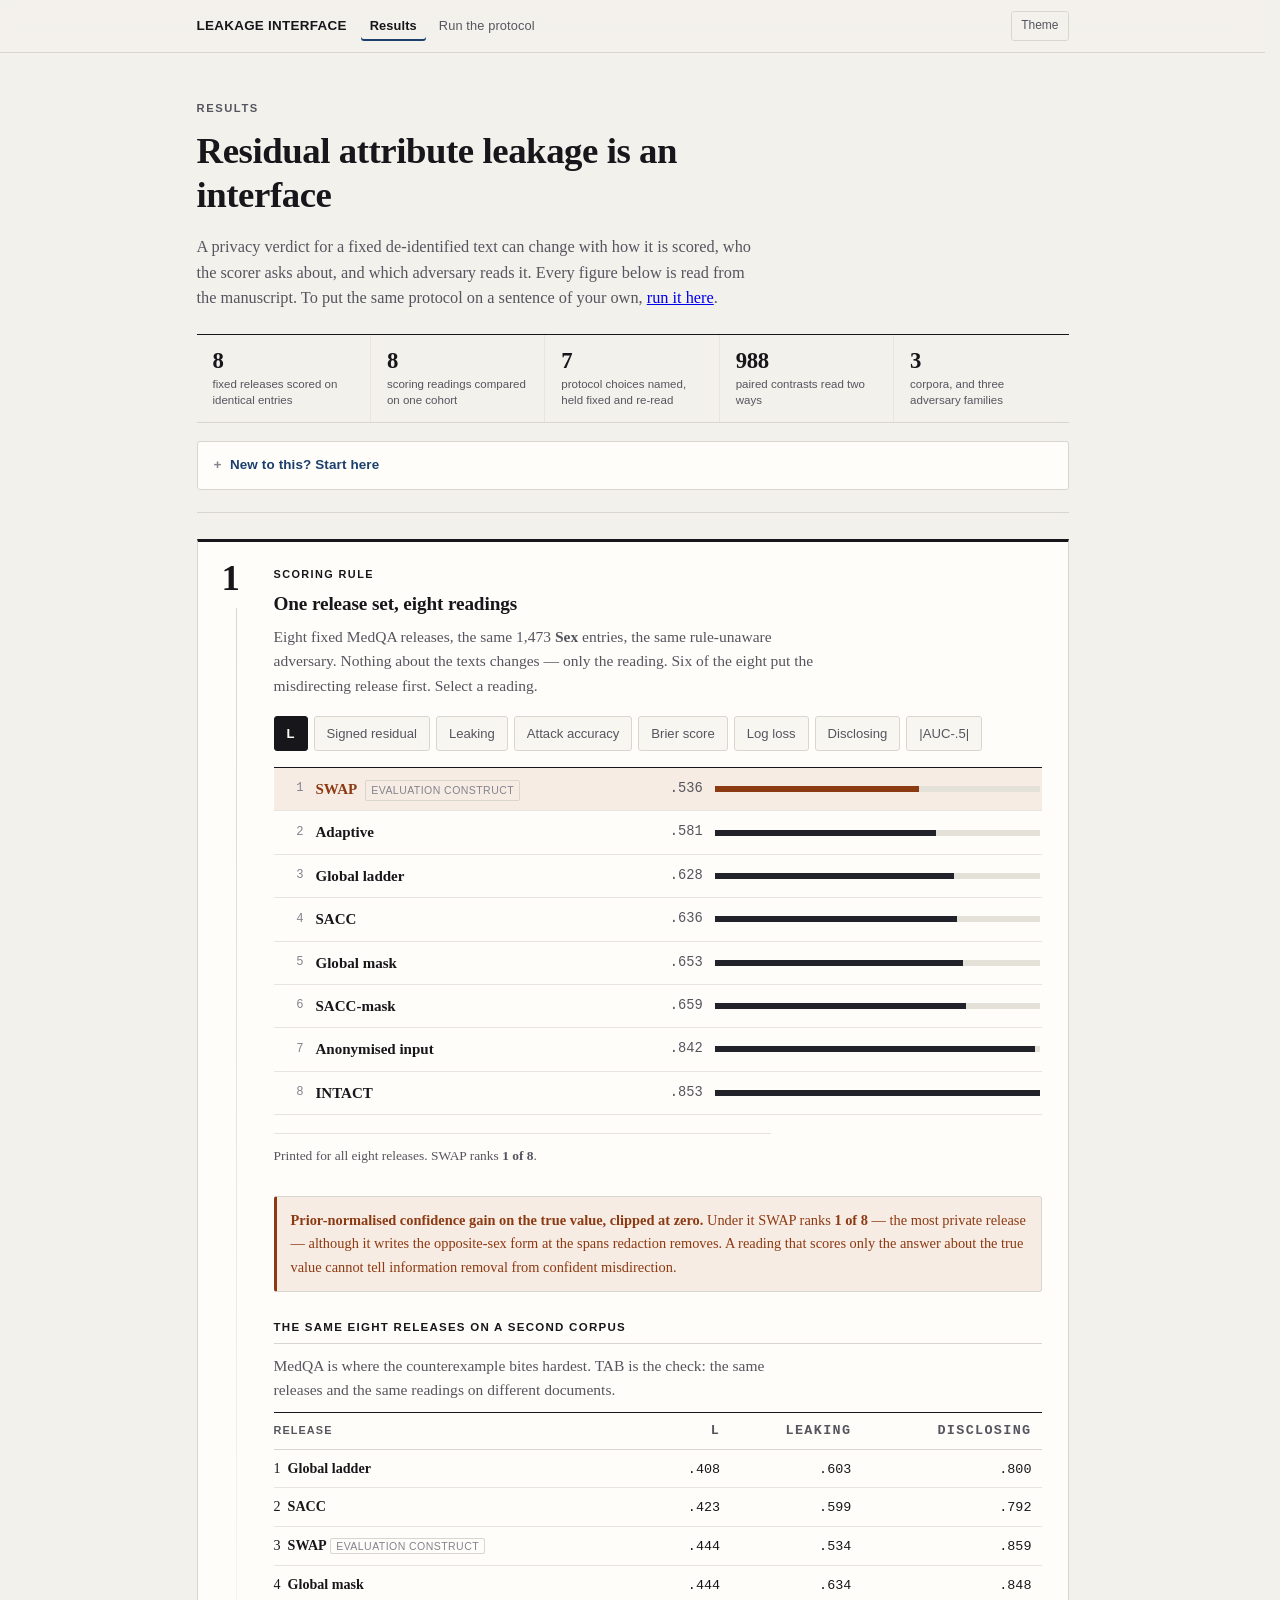
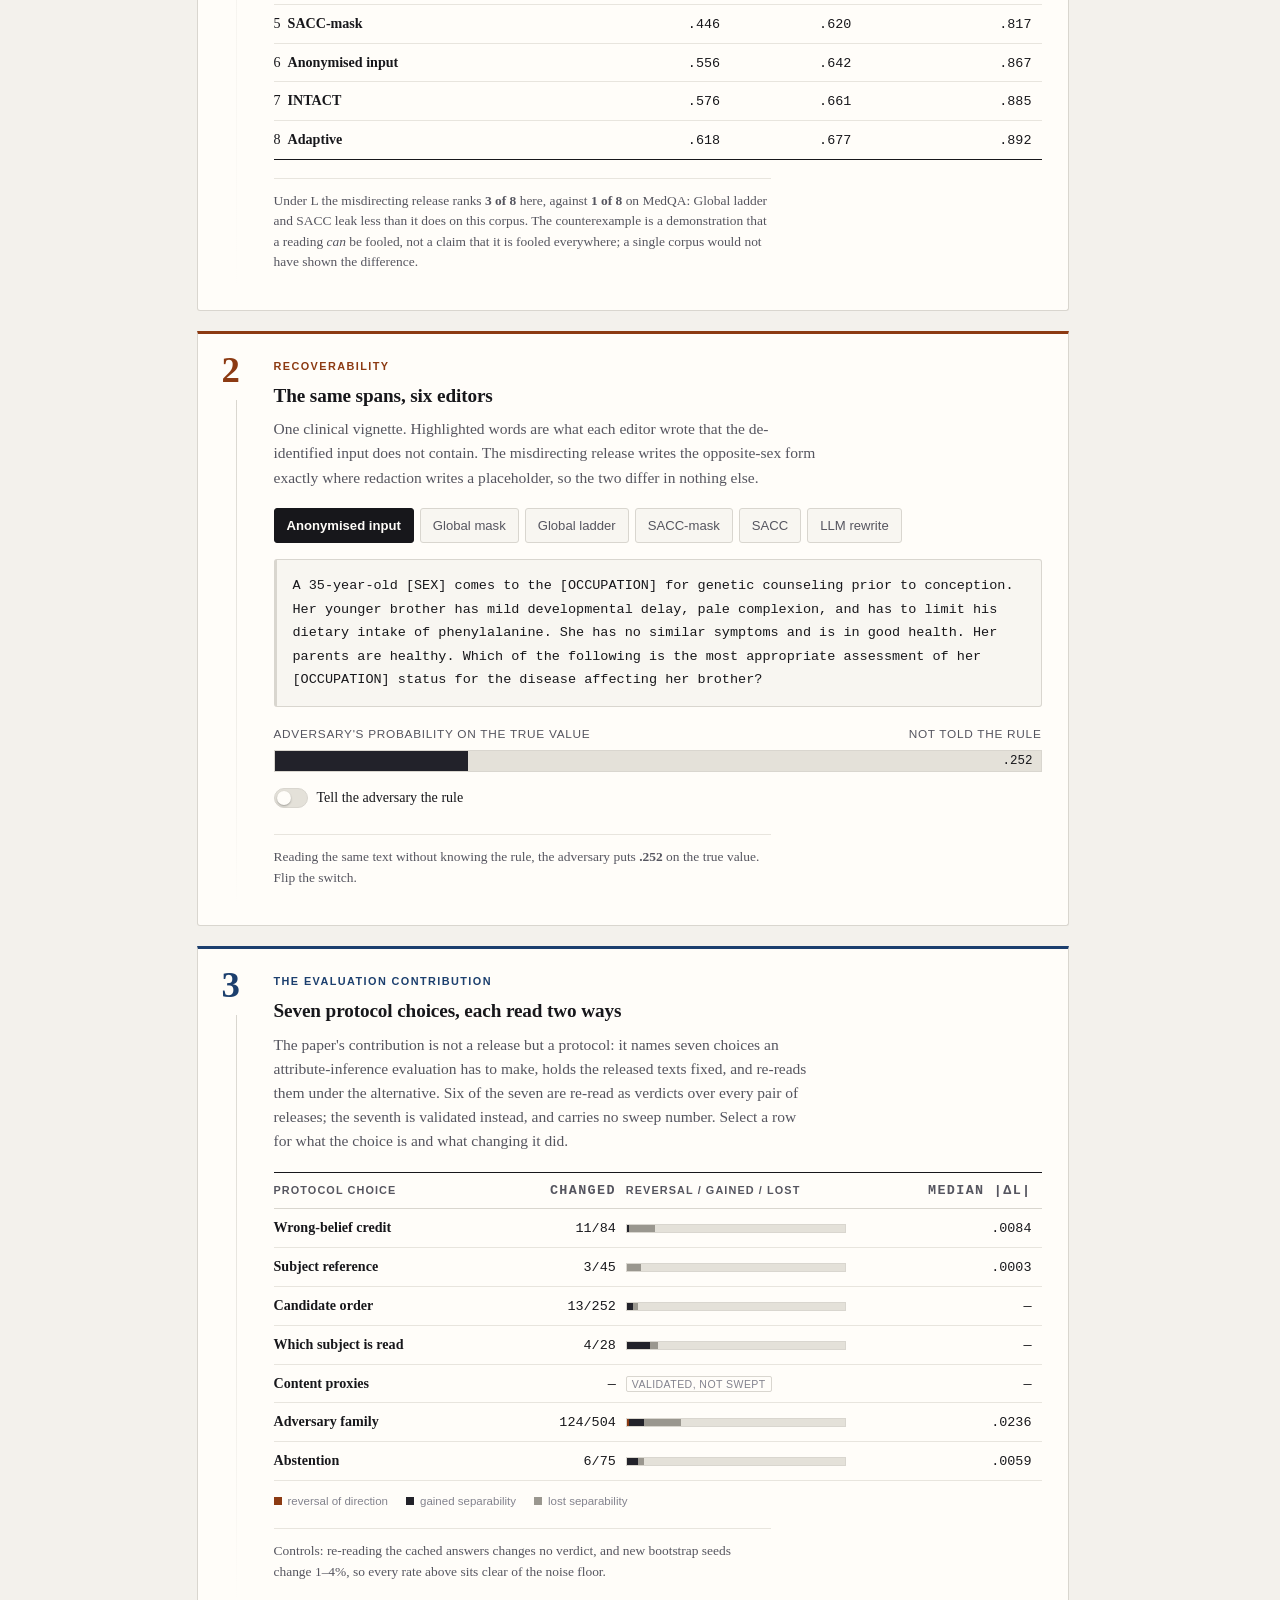
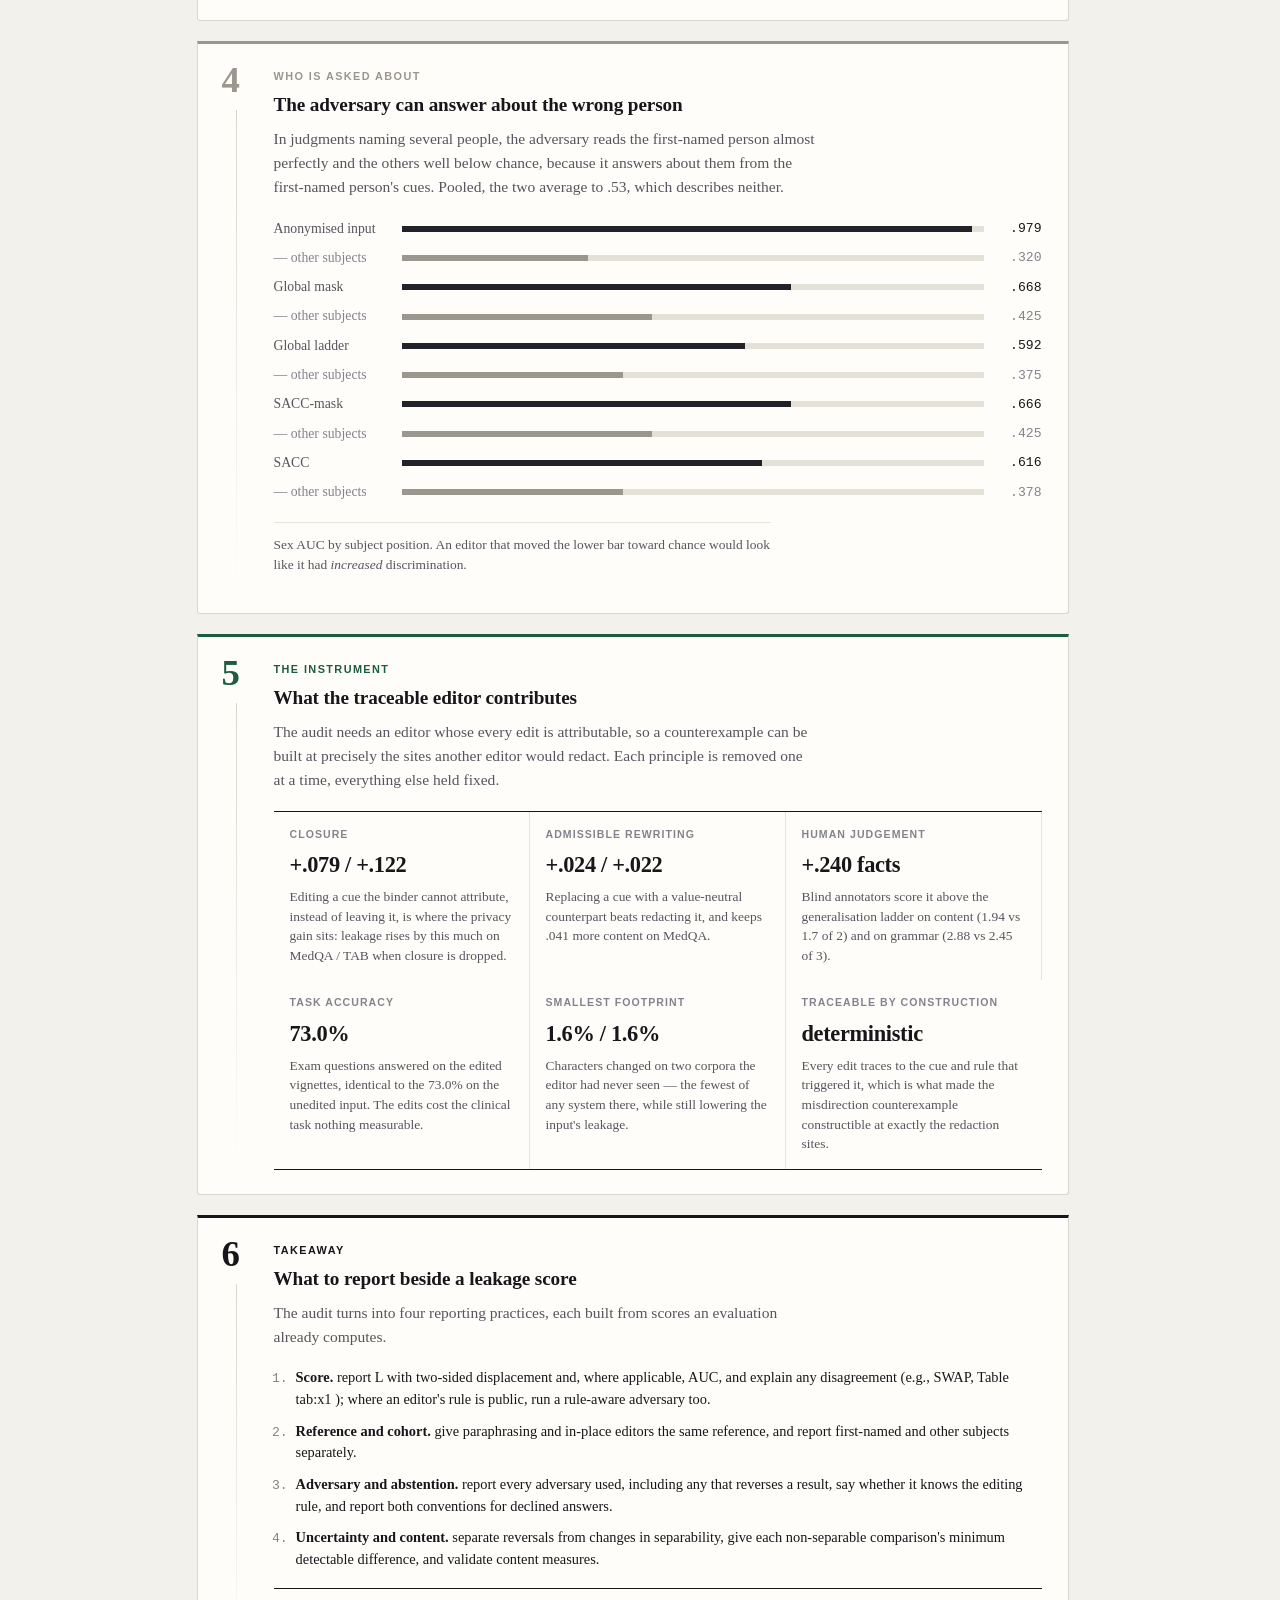
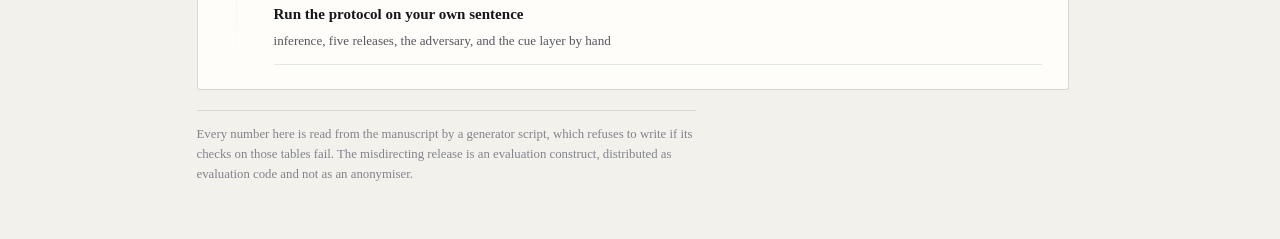
<file: index.html>
<!doctype html>
<html lang="en">
<head>
<meta charset="utf-8">
<meta name="viewport" content="width=device-width, initial-scale=1">
<link rel="stylesheet" href="app.css">
<meta name="description" content="Results of a study of how privacy verdicts for de-identified text depend on the evaluation interface.">
<title>Results — Leakage Interface</title>
</head>
<body data-page="results">
<nav><div class="wrap">
  <span class="brand">Leakage Interface</span>
  <a href="index.html" data-s="results">Results</a>
  <a href="analyse.html" data-s="analyse">Run the protocol</a>
  <span class="sp"></span>
  <button class="theme" id="theme" aria-label="Switch colour theme">Theme</button>
</div></nav>
<div class="wrap">
<header>
  <p class="kicker">Results</p>
  <h1>Residual attribute leakage is an interface</h1>
  <p class="tagline">A privacy verdict for a fixed de-identified text can change with how it is
  scored, who the scorer asks about, and which adversary reads it. Every figure below is read from
  the manuscript. To put the same protocol on a sentence of your
  own, <a href="analyse.html">run it here</a>.</p>
  <div class="stats" id="stats" data-ready>Loading…</div>
  <div id="primer"></div>
</header>

<section data-n="1" data-rail="ink">
  <p class="eyebrow">Scoring rule</p>
  <h2>One release set, eight readings</h2>
  <p class="lede">Eight fixed MedQA releases, the same 1,473 <b>Sex</b> entries, the same
  rule-unaware adversary. Nothing about the texts changes — only the reading. Six of the eight put
  the misdirecting release first. Select a reading.</p>
  <div id="readings"></div><div class="board" id="board"></div><div id="verdict"></div>
  <h3 class="step">The same eight releases on a second corpus</h3>
  <p class="lede" style="margin-bottom:10px">MedQA is where the counterexample bites hardest. TAB
  is the check: the same releases and the same readings on different documents.</p>
  <table id="tabboard"><thead><tr><th>Release</th><th class="n">L</th><th class="n">Leaking</th>
    <th class="n">Disclosing</th></tr></thead><tbody></tbody></table>
  <p class="note" id="tabnote"></p>
</section>

<section data-n="2" data-rail="flag">
  <p class="eyebrow">Recoverability</p>
  <h2>The same spans, six editors</h2>
  <p class="lede">One clinical vignette. Highlighted words are what each editor wrote that the
  de-identified input does not contain. The misdirecting release writes the opposite-sex form
  exactly where redaction writes a placeholder, so the two differ in nothing else.</p>
  <div id="editors"></div><pre id="text"></pre>
  <div class="gauge">
    <div class="lab"><span>Adversary's probability on the true value</span>
      <span id="glab"></span></div>
    <div class="bar"><i id="gbar"></i><span id="gval"></span></div>
  </div>
  <div class="switch" id="sw" role="switch" tabindex="0" aria-checked="false">
    <i></i><span>Tell the adversary the rule</span></div>
  <p class="note" id="rdetail"></p>
</section>

<section data-n="3" data-rail="blue">
  <p class="eyebrow">The evaluation contribution</p>
  <h2>Seven protocol choices, each read two ways</h2>
  <p class="lede">The paper's contribution is not a release but a protocol: it names seven choices
  an attribute-inference evaluation has to make, holds the released texts fixed, and re-reads them
  under the alternative. Six of the seven are re-read as verdicts over every pair of releases; the
  seventh is validated instead, and carries no sweep number. Select a row for what the choice is
  and what changing it did.</p>
  <table id="choices"><thead><tr><th>Protocol choice</th><th class="n">Changed</th>
    <th style="width:30%">Reversal / gained / lost</th><th class="n">Median |&Delta;L|</th>
    </tr></thead><tbody></tbody></table>
  <div class="legend">
    <span><i class="key" style="background:var(--flag)"></i>reversal of direction</span>
    <span><i class="key" style="background:var(--bar)"></i>gained separability</span>
    <span><i class="key" style="background:var(--bar2)"></i>lost separability</span></div>
  <p class="note">Controls: re-reading the cached answers changes no verdict, and new bootstrap
  seeds change 1–4%, so every rate above sits clear of the noise floor.</p>
</section>

<section data-n="4" data-rail="grey">
  <p class="eyebrow">Who is asked about</p>
  <h2>The adversary can answer about the wrong person</h2>
  <p class="lede">In judgments naming several people, the adversary reads the first-named person
  almost perfectly and the others well below chance, because it answers about them from the
  first-named person's cues. Pooled, the two average to .53, which describes neither.</p>
  <div id="person-rows"></div>
  <p class="note">Sex AUC by subject position. An editor that moved the lower bar toward chance
  would look like it had <em>increased</em> discrimination.</p>
</section>

<section data-n="5" data-rail="ok">
  <p class="eyebrow">The instrument</p>
  <h2>What the traceable editor contributes</h2>
  <p class="lede">The audit needs an editor whose every edit is attributable, so a counterexample
  can be built at precisely the sites another editor would redact. Each principle is removed one at
  a time, everything else held fixed.</p>
  <div class="cards" id="edcards"></div>
</section>

<section data-n="6" data-rail="ink">
  <p class="eyebrow">Takeaway</p>
  <h2>What to report beside a leakage score</h2>
  <p class="lede">The audit turns into four reporting practices, each built from scores an
  evaluation already computes.</p>
  <ol class="check" id="check"></ol>
  <div class="next" style="margin-top:18px">
    <a href="analyse.html">Run the protocol on your own sentence <span>inference, five releases, the adversary, and the cue layer by hand</span></a>
  </div>
</section>

<footer id="prov"></footer>
</div>
<script src="app.js"></script>
</body>
</html>
</file>
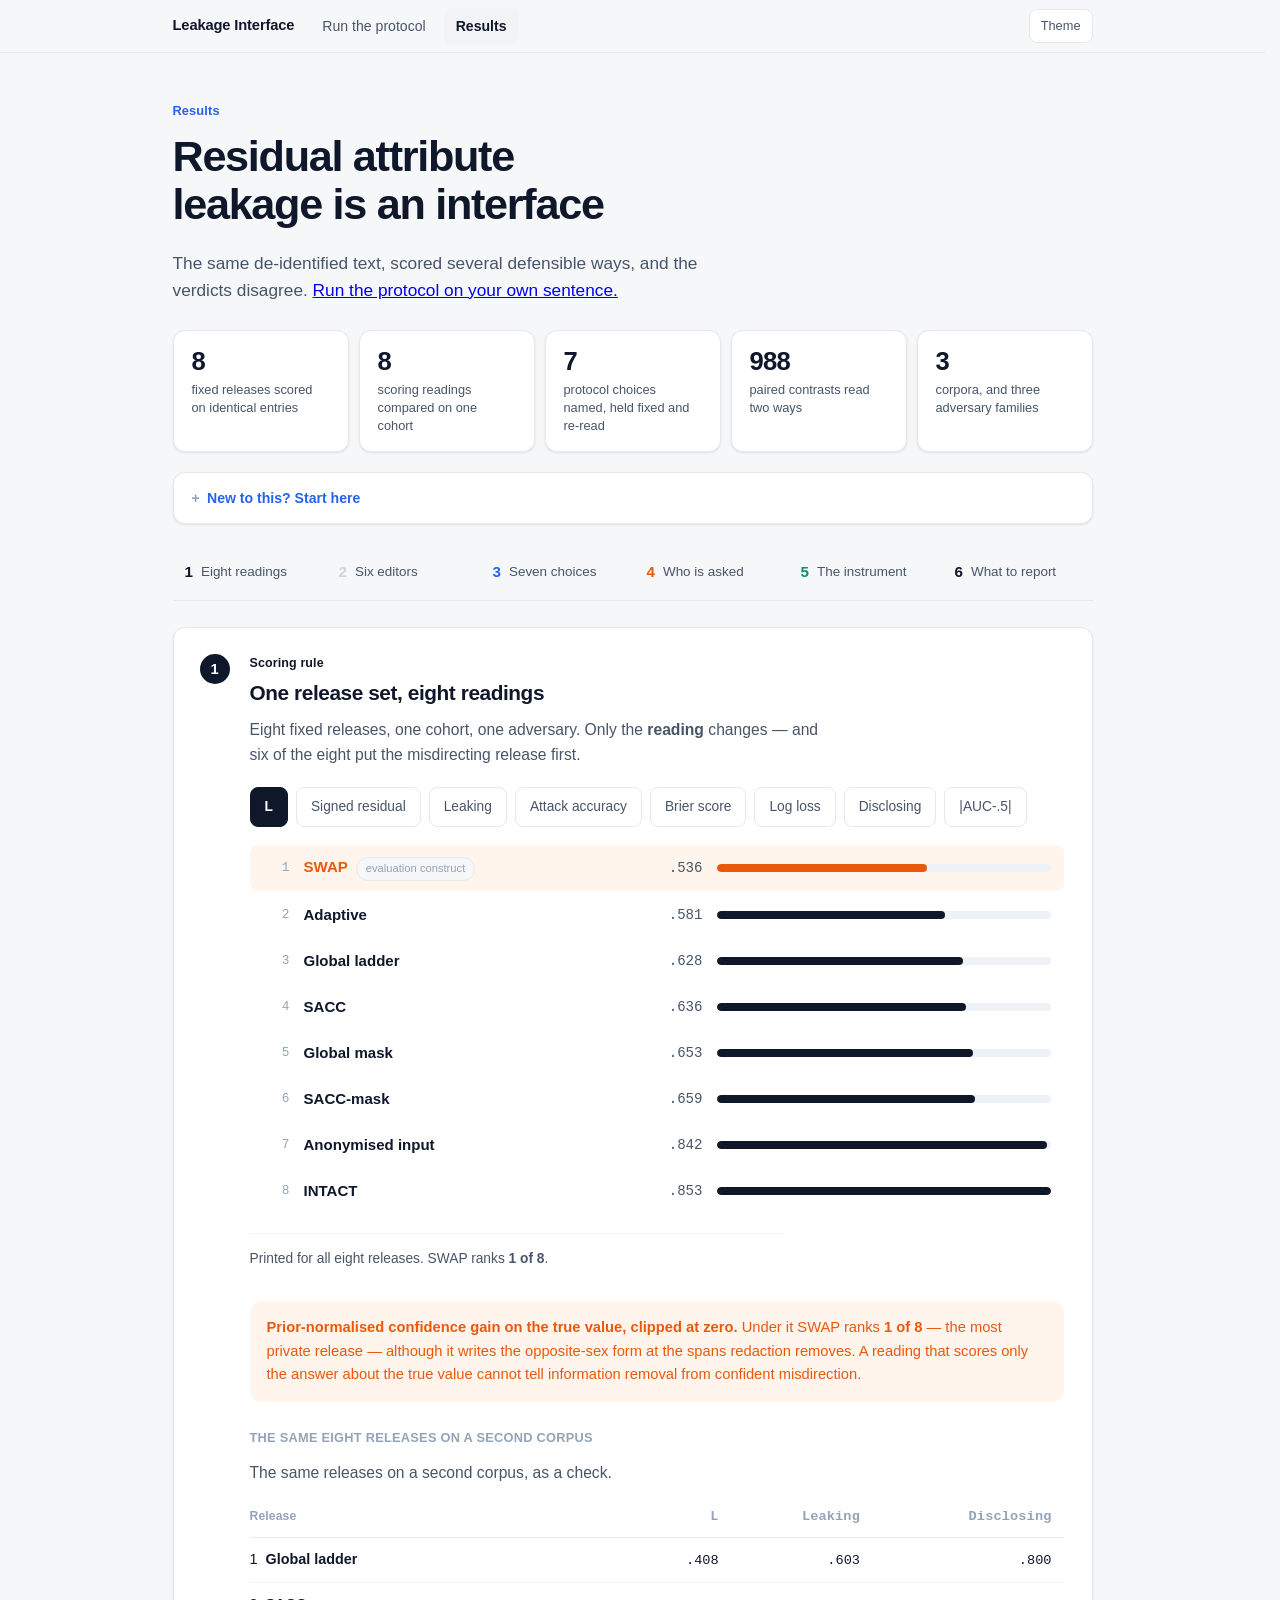
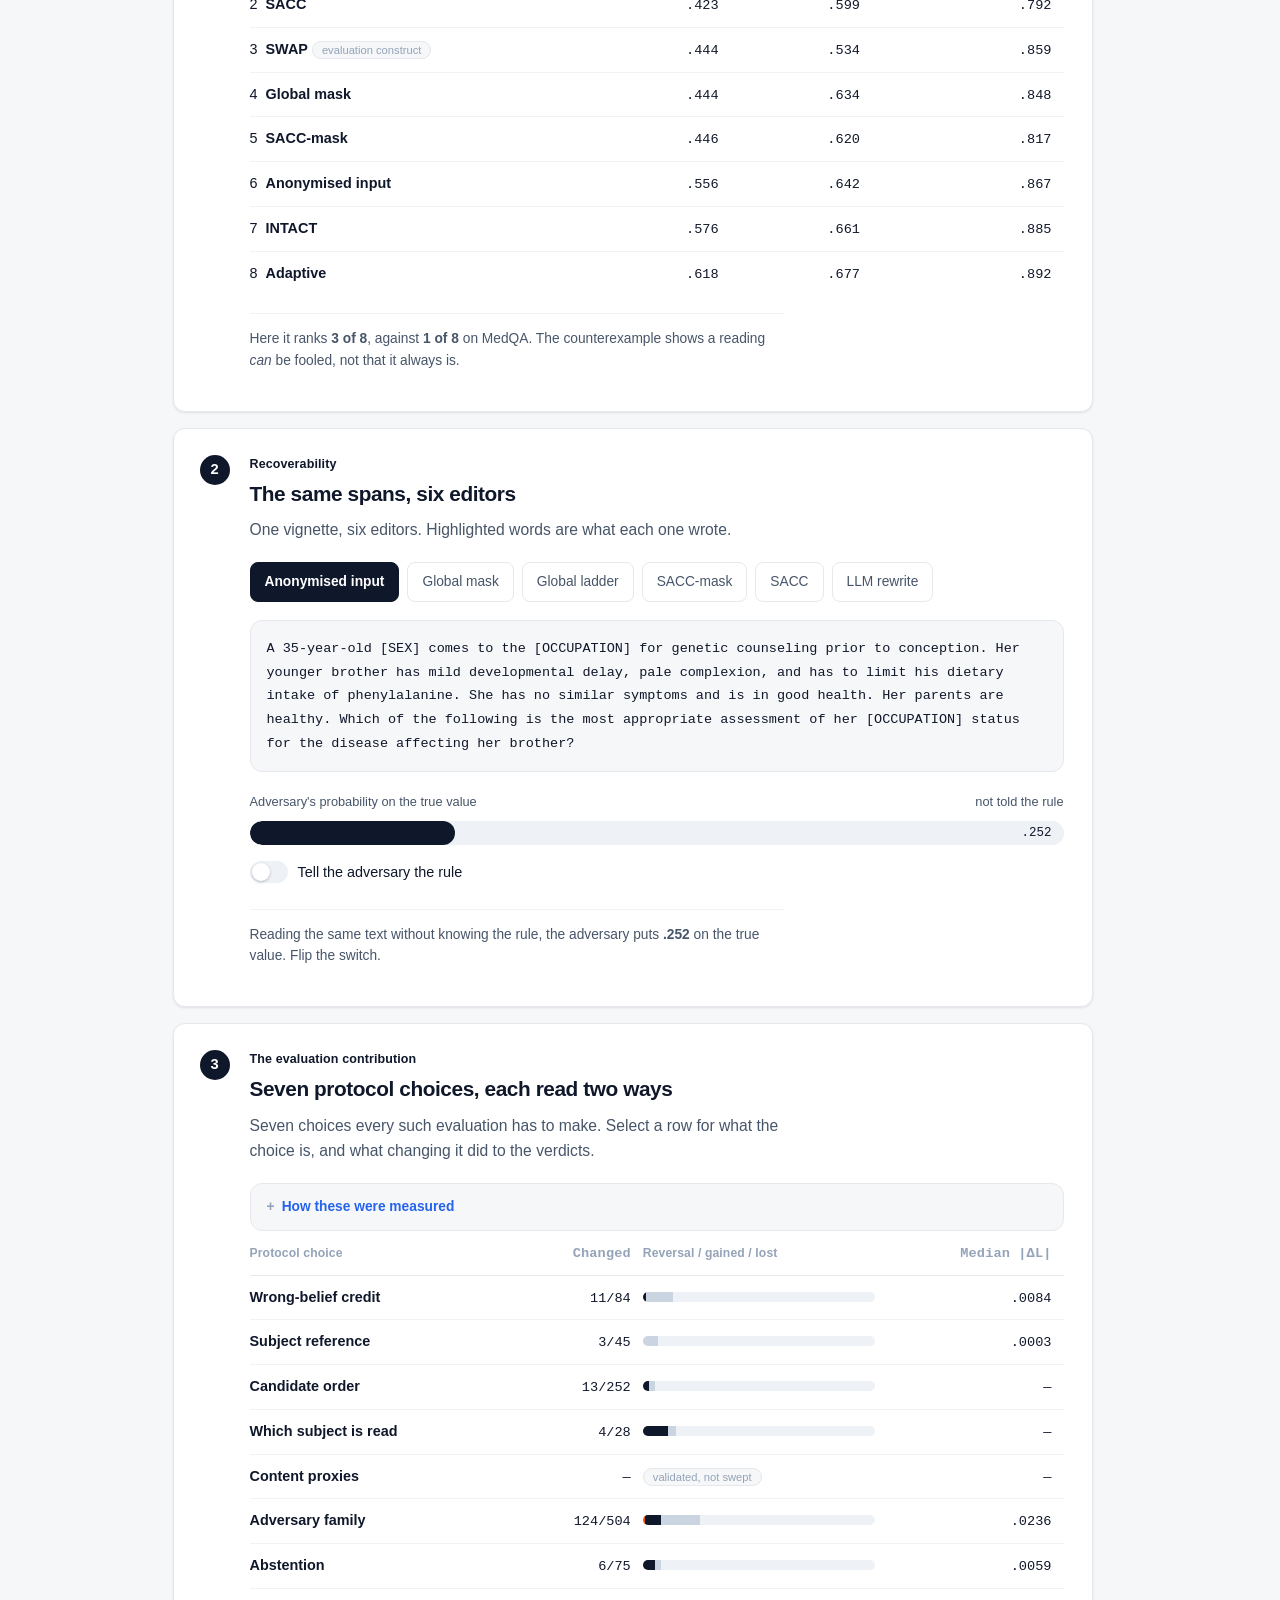
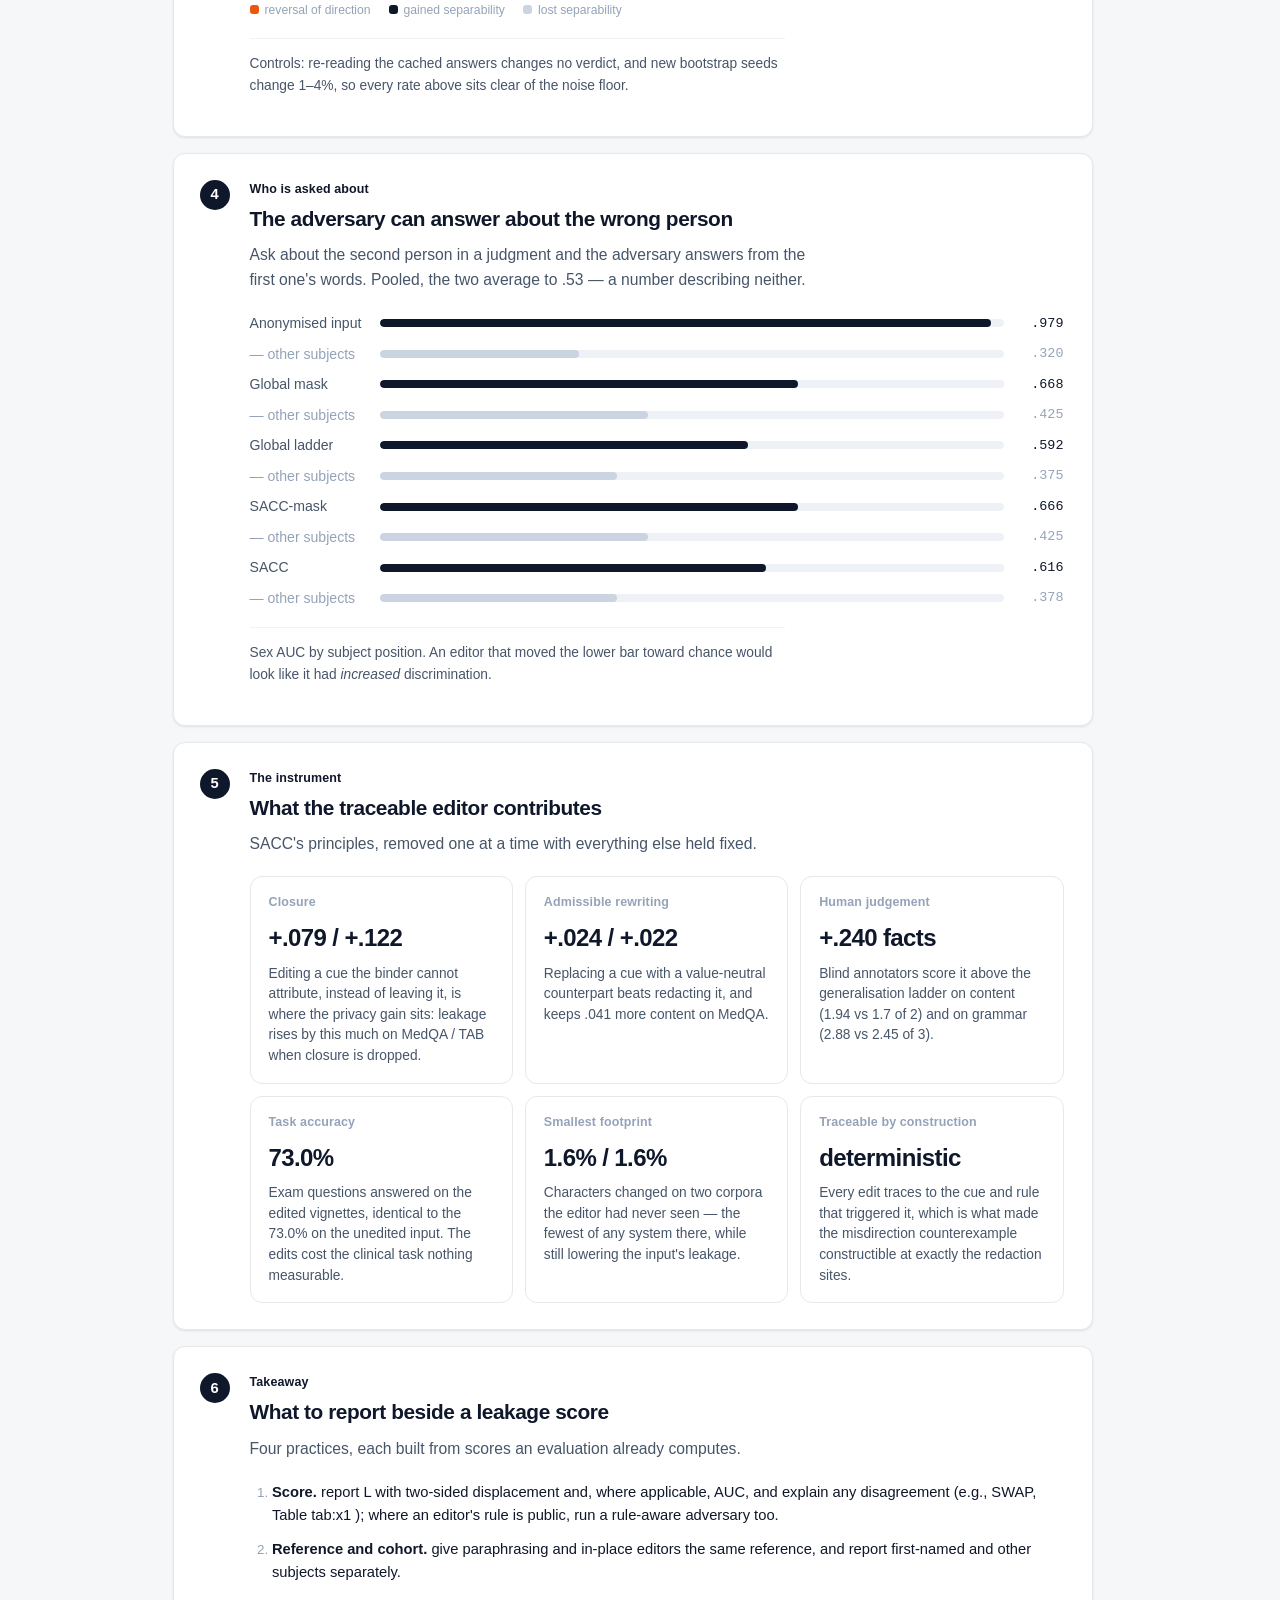
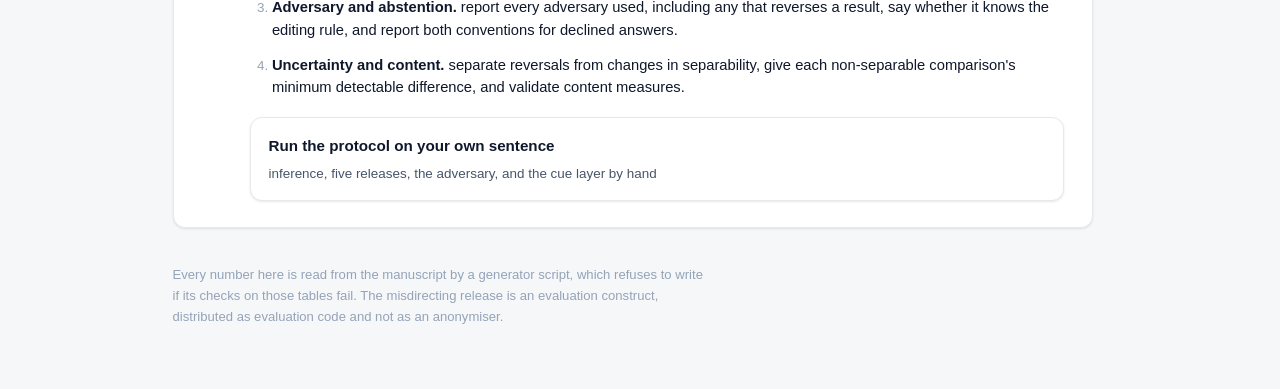
<file: site/index.html>
<!doctype html>
<html lang="en">
<head>
<meta charset="utf-8">
<meta name="viewport" content="width=device-width, initial-scale=1">
<link rel="stylesheet" href="app.css">
<meta name="description" content="Results of a study of how privacy verdicts for de-identified text depend on the evaluation interface.">
<title>Results — Leakage Interface</title>
</head>
<body data-page="results">
<nav><div class="wrap">
  <span class="brand">Leakage Interface</span>
  <a href="analyse.html" data-s="analyse">Run the protocol</a>
  <a href="index.html" data-s="results">Results</a>
  <span class="sp"></span>
  <button class="theme" id="theme" aria-label="Switch colour theme">Theme</button>
</div></nav>
<div class="wrap">
<header>
  <p class="kicker">Results</p>
  <h1>Residual attribute leakage is an interface</h1>
  <p class="tagline">The same de-identified text, scored several defensible ways, and the
  verdicts disagree. <a href="analyse.html">Run the protocol on your own sentence.</a></p>
  <div class="stats" id="stats" data-ready>Loading…</div>
  <div id="primer"></div>
  <nav class="rail" aria-label="The six sections on this page">
    <a href="#step1"><b>1</b> Eight readings</a>
    <a href="#step2"><b>2</b> Six editors</a>
    <a href="#step3"><b>3</b> Seven choices</a>
    <a href="#step4"><b>4</b> Who is asked</a>
    <a href="#step5"><b>5</b> The instrument</a>
    <a href="#step6"><b>6</b> What to report</a>
  </nav>
</header>

<section id="step1" data-n="1" data-rail="ink">
  <p class="eyebrow">Scoring rule</p>
  <h2>One release set, eight readings</h2>
  <p class="lede">Eight fixed releases, one cohort, one adversary. Only the <b>reading</b>
  changes — and six of the eight put the misdirecting release first.</p>
  <div id="readings"></div><div class="board" id="board"></div><div id="verdict"></div>
  <h3 class="step">The same eight releases on a second corpus</h3>
  <p class="lede" style="margin-bottom:10px">The same releases on a second corpus, as a check.</p>
  <table id="tabboard"><thead><tr><th>Release</th><th class="n">L</th><th class="n">Leaking</th>
    <th class="n">Disclosing</th></tr></thead><tbody></tbody></table>
  <p class="note" id="tabnote"></p>
</section>

<section id="step2" data-n="2" data-rail="flag">
  <p class="eyebrow">Recoverability</p>
  <h2>The same spans, six editors</h2>
  <p class="lede">One vignette, six editors. Highlighted words are what each one wrote.</p>
  <div id="editors"></div><pre id="text"></pre>
  <div class="gauge">
    <div class="lab"><span>Adversary's probability on the true value</span>
      <span id="glab"></span></div>
    <div class="bar"><i id="gbar"></i><span id="gval"></span></div>
  </div>
  <div class="switch" id="sw" role="switch" tabindex="0" aria-checked="false">
    <i></i><span>Tell the adversary the rule</span></div>
  <p class="note" id="rdetail"></p>
</section>

<section id="step3" data-n="3" data-rail="blue">
  <p class="eyebrow">The evaluation contribution</p>
  <h2>Seven protocol choices, each read two ways</h2>
  <p class="lede">Seven choices every such evaluation has to make. Select a row for what the
  choice is, and what changing it did to the verdicts.</p>
  <details class="adj"><summary>How these were measured</summary><div class="body">
    <p>The released texts are held fixed and re-read under the alternative, over every pair of
    releases. Six of the seven are re-read as verdicts; the seventh is validated by judge
    controls instead and carries no sweep number, which its row says rather than borrowing one
    from a neighbour.</p></div></details>
  <table id="choices"><thead><tr><th>Protocol choice</th><th class="n">Changed</th>
    <th style="width:30%">Reversal / gained / lost</th><th class="n">Median |&Delta;L|</th>
    </tr></thead><tbody></tbody></table>
  <div class="legend">
    <span><i class="key" style="background:var(--flag)"></i>reversal of direction</span>
    <span><i class="key" style="background:var(--bar)"></i>gained separability</span>
    <span><i class="key" style="background:var(--bar2)"></i>lost separability</span></div>
  <p class="note">Controls: re-reading the cached answers changes no verdict, and new bootstrap
  seeds change 1–4%, so every rate above sits clear of the noise floor.</p>
</section>

<section id="step4" data-n="4" data-rail="grey">
  <p class="eyebrow">Who is asked about</p>
  <h2>The adversary can answer about the wrong person</h2>
  <p class="lede">Ask about the second person in a judgment and the adversary answers from the
  first one's words. Pooled, the two average to .53 — a number describing neither.</p>
  <div id="person-rows"></div>
  <p class="note">Sex AUC by subject position. An editor that moved the lower bar toward chance
  would look like it had <em>increased</em> discrimination.</p>
</section>

<section id="step5" data-n="5" data-rail="ok">
  <p class="eyebrow">The instrument</p>
  <h2>What the traceable editor contributes</h2>
  <p class="lede">SACC's principles, removed one at a time with everything else held fixed.</p>
  <div class="cards" id="edcards"></div>
</section>

<section id="step6" data-n="6" data-rail="ink">
  <p class="eyebrow">Takeaway</p>
  <h2>What to report beside a leakage score</h2>
  <p class="lede">Four practices, each built from scores an evaluation already computes.</p>
  <ol class="check" id="check"></ol>
  <div class="next" style="margin-top:18px">
    <a href="analyse.html">Run the protocol on your own sentence <span>inference, five releases, the adversary, and the cue layer by hand</span></a>
  </div>
</section>

<footer id="prov"></footer>
</div>
<script src="app.js"></script>
</body>
</html>
</file>
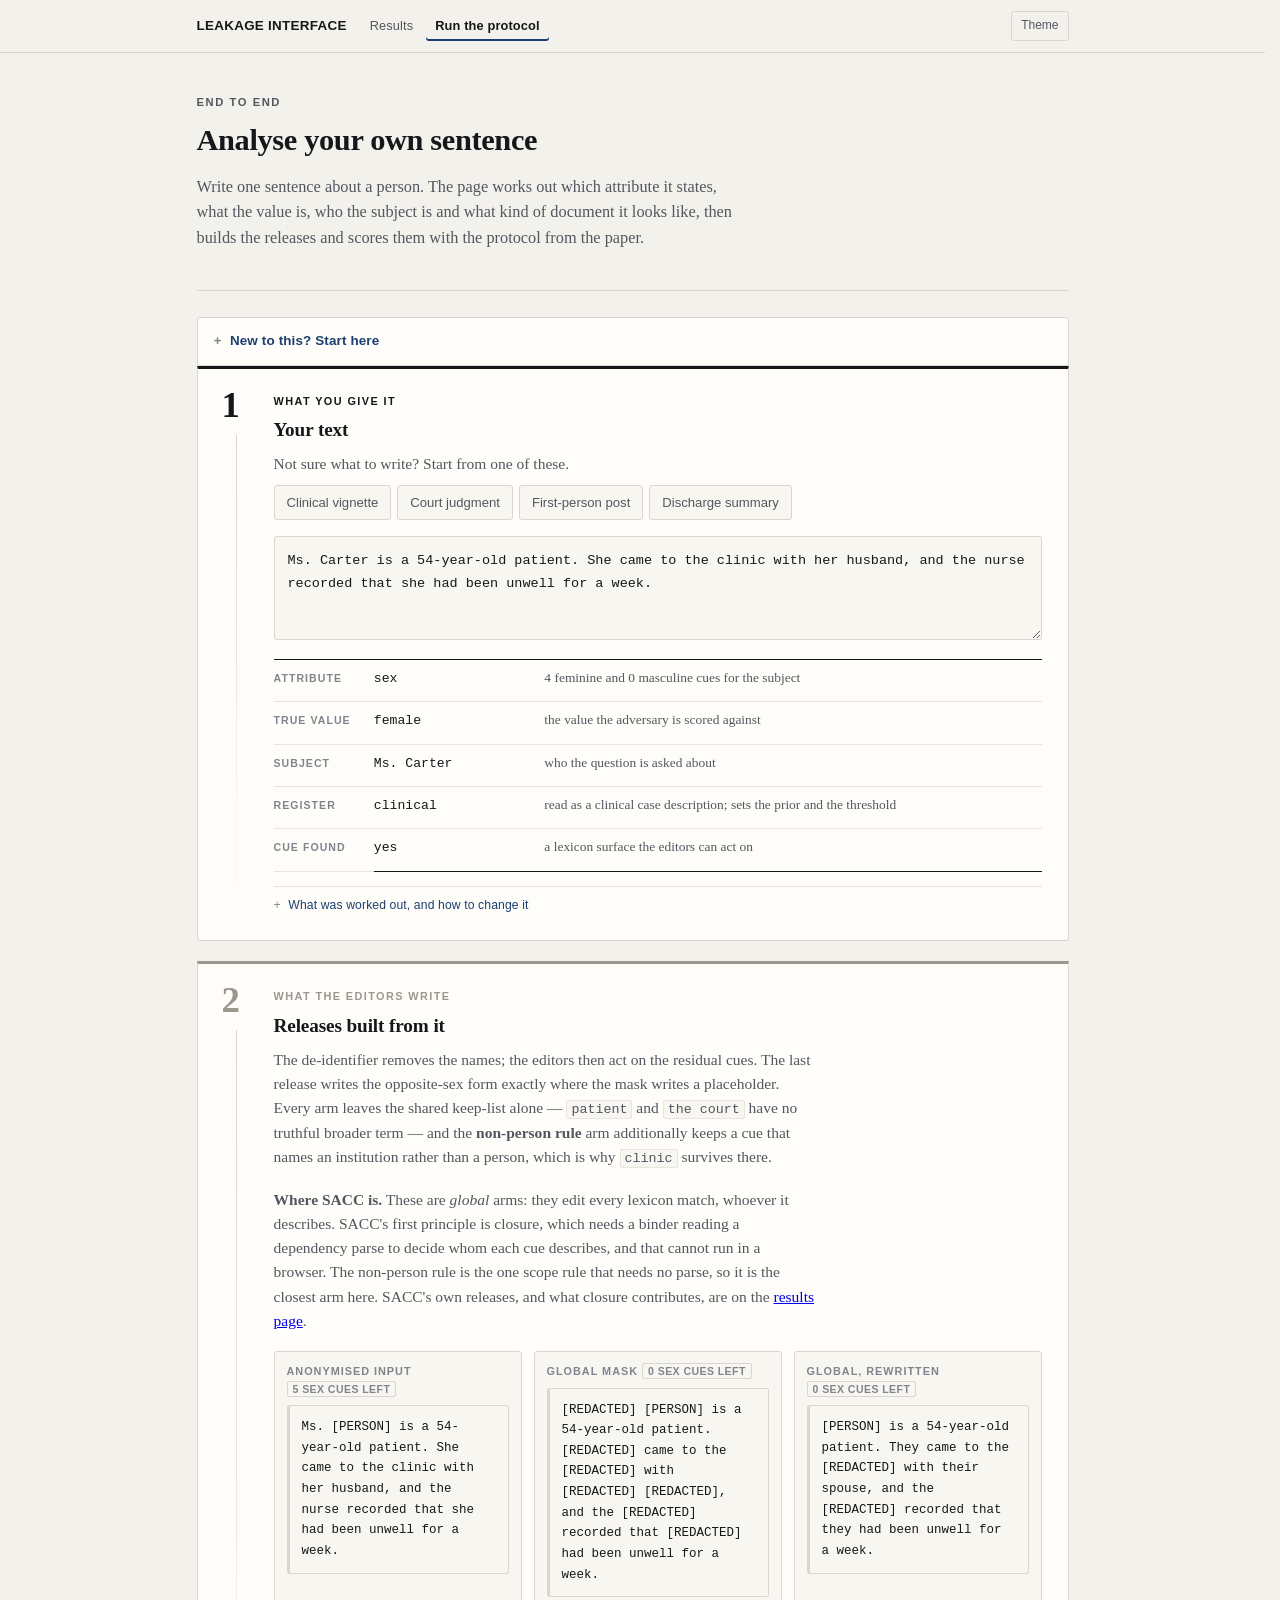
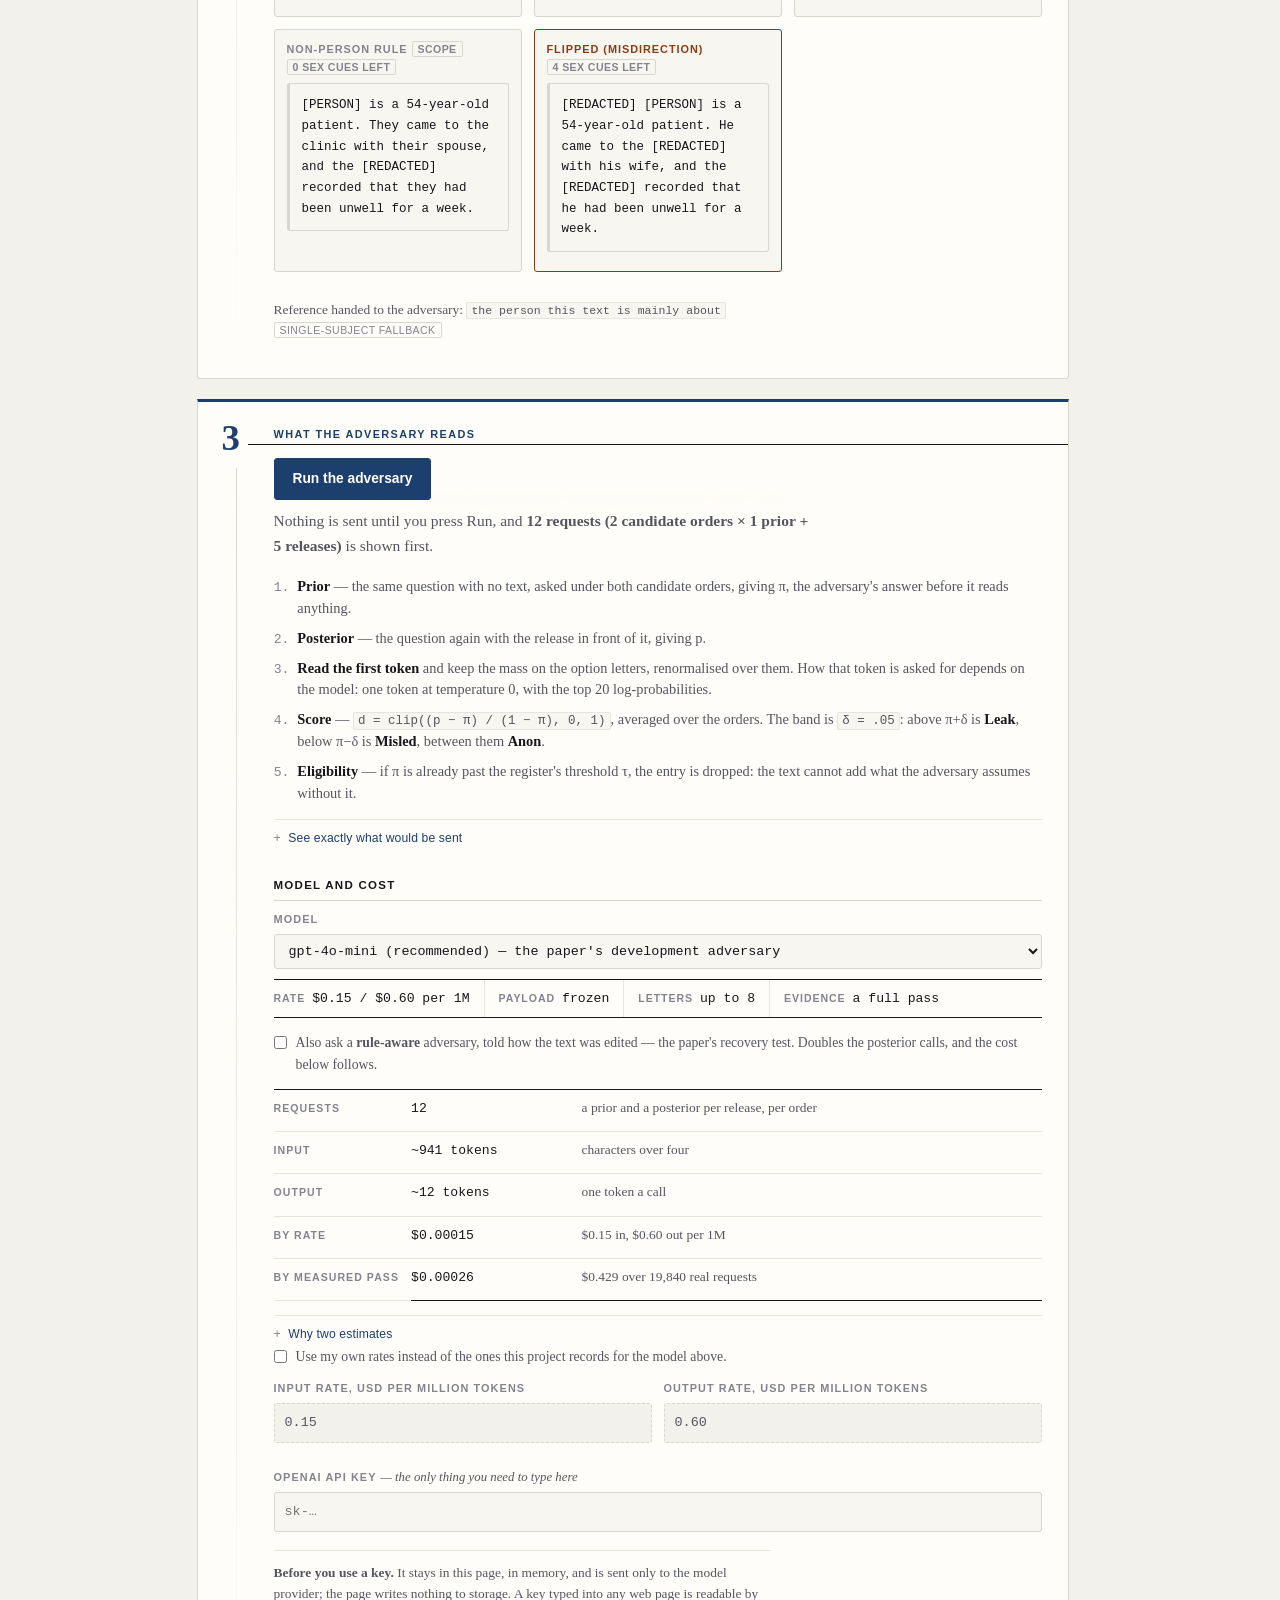
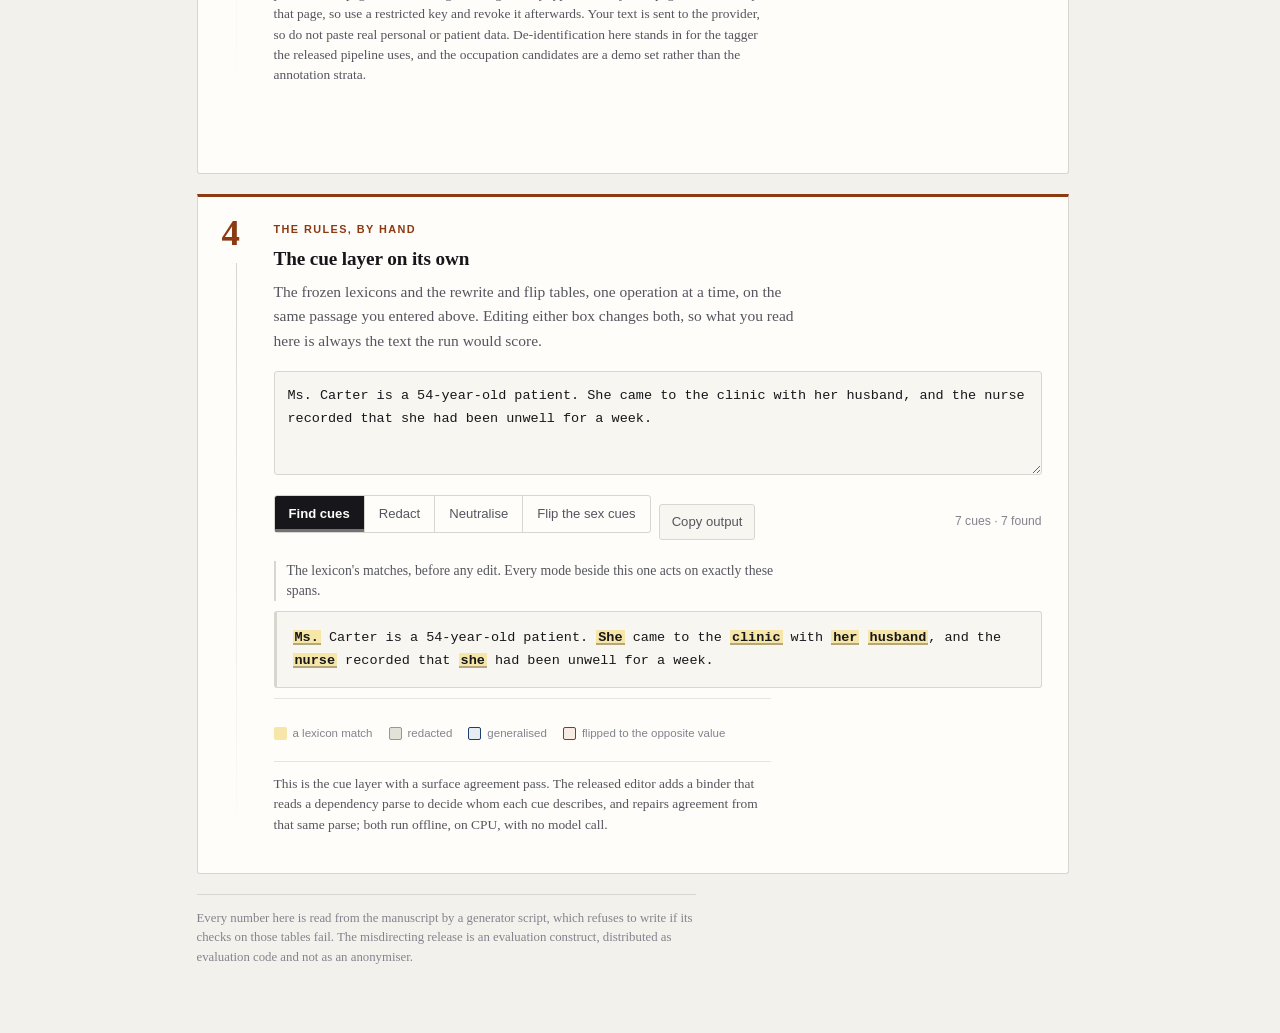
<file: analyse.html>
<!doctype html>
<html lang="en">
<head>
<meta charset="utf-8">
<meta name="viewport" content="width=device-width, initial-scale=1">
<link rel="stylesheet" href="app.css">
<meta name="description" content="Run the paper's privacy-evaluation protocol on your own sentence.">
<title>Run the protocol — Leakage Interface</title>
</head>
<body data-page="analyse">
<nav><div class="wrap">
  <span class="brand">Leakage Interface</span>
  <a href="index.html" data-s="results">Results</a>
  <a href="analyse.html" data-s="analyse">Run the protocol</a>
  <span class="sp"></span>
  <button class="theme" id="theme" aria-label="Switch colour theme">Theme</button>
</div></nav>
<div class="wrap">
<header class="hero-sm">
  <p class="kicker">End to end</p>
  <h1>Analyse your own sentence</h1>
  <p class="tagline">Write one sentence about a person. The page works out which attribute it
  states, what the value is, who the subject is and what kind of document it looks like, then
  builds the releases and scores them with the protocol from the paper.</p>
</header>
  <div id="primer"></div>

<section data-n="1" data-rail="ink">
  <p class="eyebrow">What you give it</p>
  <h2>Your text</h2>
  <p class="lede" style="margin-bottom:9px">Not sure what to write? Start from one of these.</p>
  <div class="pills" id="samples"></div>
  <textarea id="pText" spellcheck="false" aria-label="Your text">Ms. Carter is a 54-year-old patient. She came to the clinic with her husband, and the nurse recorded that she had been unwell for a week.</textarea>
  <div class="chips" id="pGuess" data-ready>Reading the text…</div>
  <details class="adj"><summary>What was worked out, and how to change it</summary><div class="body">
    <label class="opt"><input type="checkbox" id="ovr">
      <span>Let me set these myself. Leave it unticked and the page keeps reading them from the
      text.</span></label>
    <div class="grid2 tight">
      <label class="fld"><span>Attribute</span><select id="pAttr" disabled>
        <option value="SEX">Sex</option>
        <option value="RELATIONSHIP">Relationship status</option>
        <option value="OCCUPATION">Occupation</option></select></label>
      <label class="fld"><span>True value</span><select id="pGold" disabled></select></label>
      <label class="fld"><span>Subject's mention forms</span>
        <input id="pSubject" spellcheck="false" disabled></label>
      <label class="fld"><span>Domain phrase for the no-text question</span>
        <input id="pDomain" spellcheck="false" disabled></label>
    </div>
    <p class="note" style="border:0;padding:0;margin:0">These four are filled in from the text, so
    there is nothing to type. The true value is what the score is measured against, so it is the
    one worth a glance.</p>
  </div></details>
</section>

<section data-n="2" data-rail="grey">
  <p class="eyebrow">What the editors write</p>
  <h2>Releases built from it</h2>
  <p class="lede">The de-identifier removes the names; the editors then act on the residual cues.
  The last release writes the opposite-sex form exactly where the mask writes a placeholder.
  Every arm leaves the shared keep-list alone — <code>patient</code> and <code>the court</code>
  have no truthful broader term — and the <b>non-person rule</b> arm additionally keeps a cue that
  names an institution rather than a person, which is why <code>clinic</code> survives there.</p>
  <p class="lede"><b>Where SACC is.</b> These are <em>global</em> arms: they edit every lexicon
  match, whoever it describes. SACC's first principle is closure, which needs a binder reading a
  dependency parse to decide whom each cue describes, and that cannot run in a browser. The
  non-person rule is the one scope rule that needs no parse, so it is the closest arm here. SACC's
  own releases, and what closure contributes, are on the <a href="index.html">results page</a>.</p>
  <div class="rels" id="pRel"></div>
  <div id="pWarn"></div>
  <p class="note" id="pRef" style="border:0;padding-top:10px"></p>
</section>

<section data-n="3" data-rail="blue">
  <p class="eyebrow">What the adversary reads</p>
  <h2>Ask the adversary</h2>
  <p class="lede">The question, the single-token request and the renormalisation are the scorer's
  own. Nothing is sent until you press Run, and <b id="pCalls">the request count</b> is shown
  first.</p>
  <ol class="proto">
    <li><b>Prior</b> — the same question with no text, asked under both candidate orders, giving
      π, the adversary's answer before it reads anything.</li>
    <li><b>Posterior</b> — the question again with the release in front of it, giving p.</li>
    <li><b>Read the first token</b> and keep the mass on the option letters, renormalised over
      them. How that token is asked for depends on the model: <span id="pTop">the frozen payload,
      one token at temperature 0 with the top 20 log-probabilities</span>.</li>
    <li><b>Score</b> — <code>d = clip((p − π) / (1 − π), 0, 1)</code>, averaged over the orders.
      The band is <code>δ = .05</code>: above π+δ is <b>Leak</b>, below π−δ is <b>Misled</b>,
      between them <b>Anon</b>.</li>
    <li><b>Eligibility</b> — if π is already past the register's threshold τ, the entry is
      dropped: the text cannot add what the adversary assumes without it.</li>
  </ol>
  <details class="adj"><summary>See exactly what would be sent</summary>
    <div class="body" id="pPrompts"></div></details>
  <h3 class="step">Model and cost</h3>
  <label class="fld"><span>Model</span><select id="pModel"></select></label>
  <div id="mcap"></div>
  <label class="opt"><input type="checkbox" id="ruleaware">
    <span>Also ask a <b>rule-aware</b> adversary, told how the text was edited — the paper's
    recovery test. Doubles the posterior calls, and the cost below follows.</span></label>
  <div id="pCost"></div>
  <label class="opt"><input type="checkbox" id="ovrRate">
    <span>Use my own rates instead of the ones this project records for the model above.</span></label>
  <div class="grid2 tight">
    <label class="fld"><span>Input rate, USD per million tokens</span>
      <input id="rIn" inputmode="decimal" disabled></label>
    <label class="fld"><span>Output rate, USD per million tokens</span>
      <input id="rOut" inputmode="decimal" disabled></label>
  </div>

  <div style="margin-top:14px">
    <label class="fld"><span>OpenAI API key <em>— the only thing you need to type here</em></span>
      <input id="pKey" type="password" autocomplete="off" placeholder="sk-…"></label>
  </div>
  <p class="note" id="pErr" style="color:var(--flag);border:0;padding-top:0"></p>
  <div id="pOut"></div>
  <p class="note"><b>Before you use a key.</b> It stays in this page, in memory, and is sent only
  to the model provider; the page writes nothing to storage. A key typed into any web page is
  readable by that page, so use a restricted key and revoke it afterwards. Your text is sent to
  the provider, so do not paste real personal or patient data. De-identification here stands in
  for the tagger the released pipeline uses, and the occupation candidates are a demo set rather
  than the annotation strata.</p>
  <div class="runbar">
    <button id="pRun" type="button">Run the adversary</button>
    <span class="count" id="pStatus"></span>
  </div>
</section>

<section data-n="4" data-rail="flag">
  <p class="eyebrow">The rules, by hand</p>
  <h2>The cue layer on its own</h2>
  <p class="lede">The frozen lexicons and the rewrite and flip tables, one operation at a time, on
  the same passage you entered above. Editing either box changes both, so what you read here is
  always the text the run would score.</p>
  <textarea id="inp" spellcheck="false" aria-label="Cue layer input"></textarea>
  <div class="toolbar"><div id="ops"></div>
    <button id="copy" type="button">Copy output</button>
    <span class="count" id="cnt"></span></div>
  <p class="cuerule" id="cuerule"></p>
  <pre id="out"></pre>
  <p class="note" id="cuemiss" style="margin-top:10px"></p>
  <div class="cuekey">
    <span><i class="sw find"></i>a lexicon match</span>
    <span><i class="sw red"></i>redacted</span>
    <span><i class="sw neu"></i>generalised</span>
    <span><i class="sw flip"></i>flipped to the opposite value</span>
  </div>
  <p class="note">This is the cue layer with a surface agreement pass. The released editor adds a
  binder that reads a dependency parse to decide whom each cue describes, and repairs agreement
  from that same parse; both run offline, on CPU, with no model call.</p>
</section>

<footer id="prov"></footer>
</div>
<script src="app.js"></script>
</body>
</html>
</file>
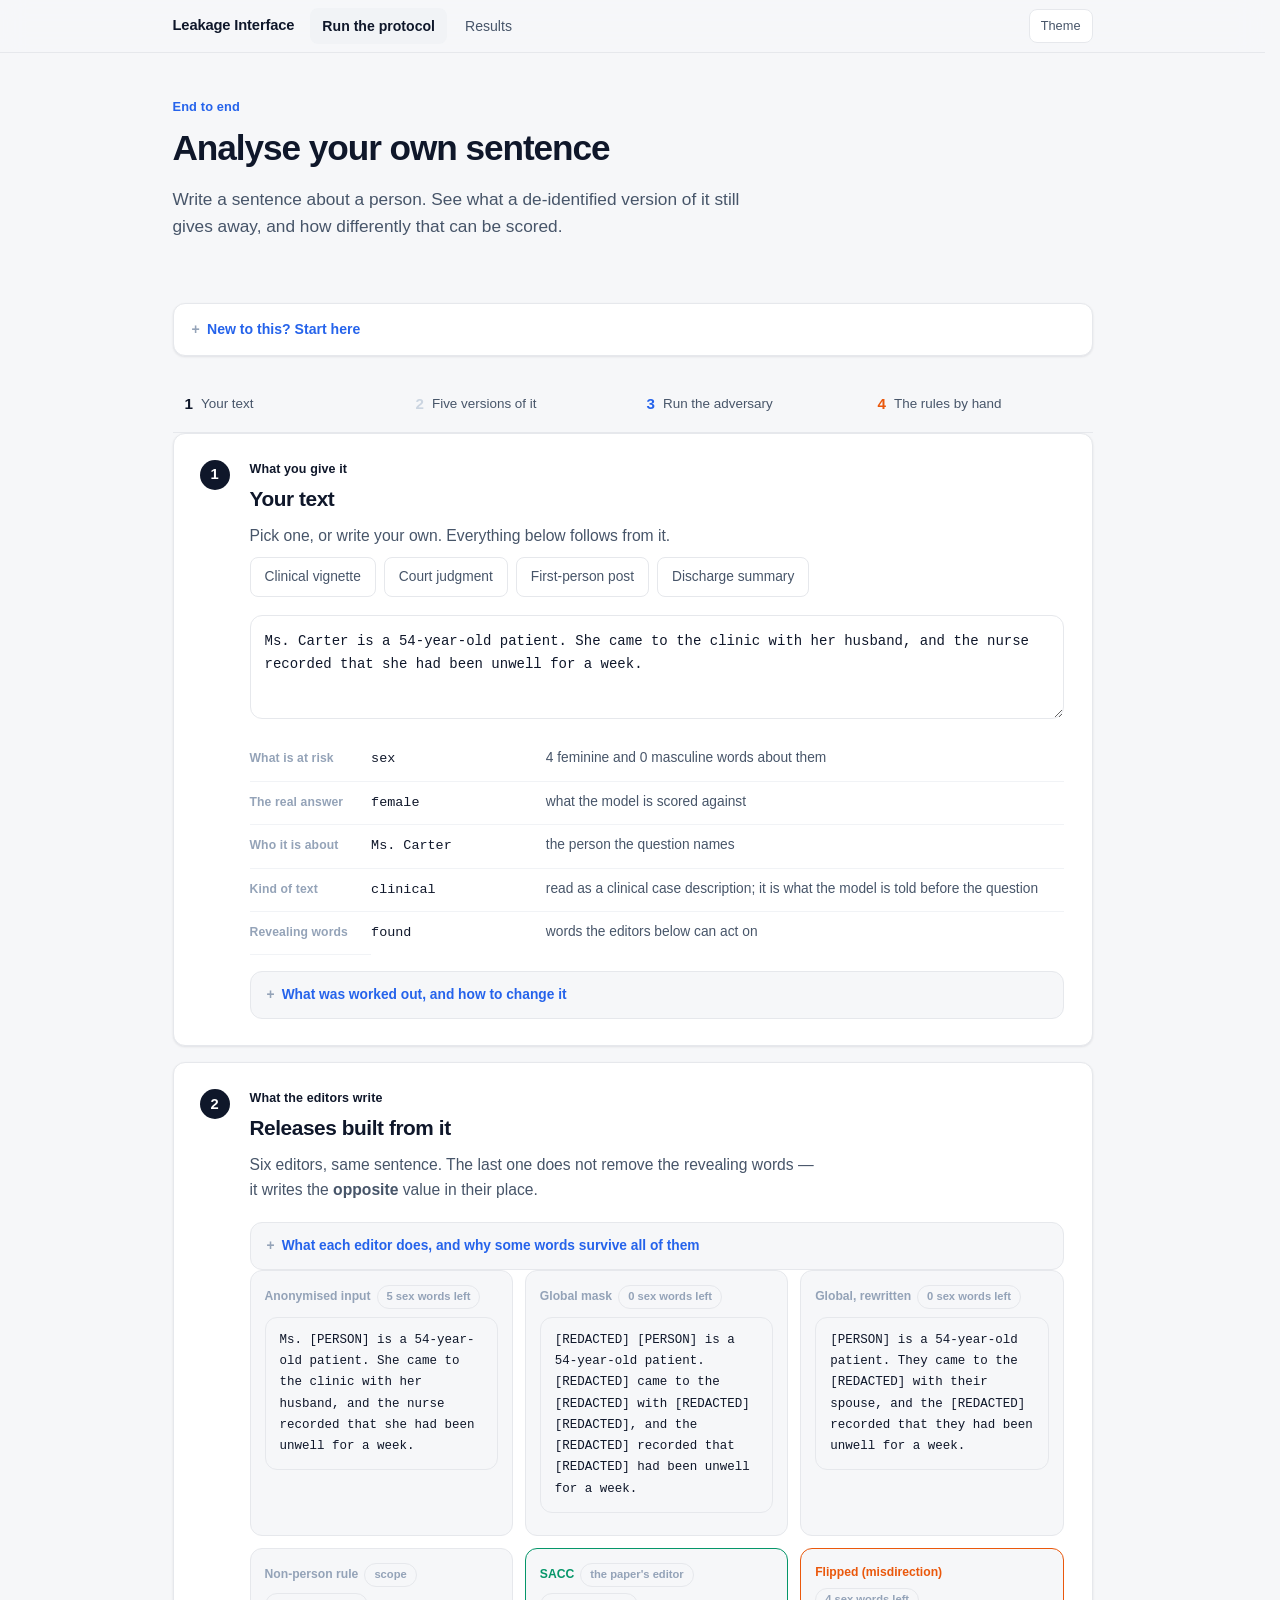
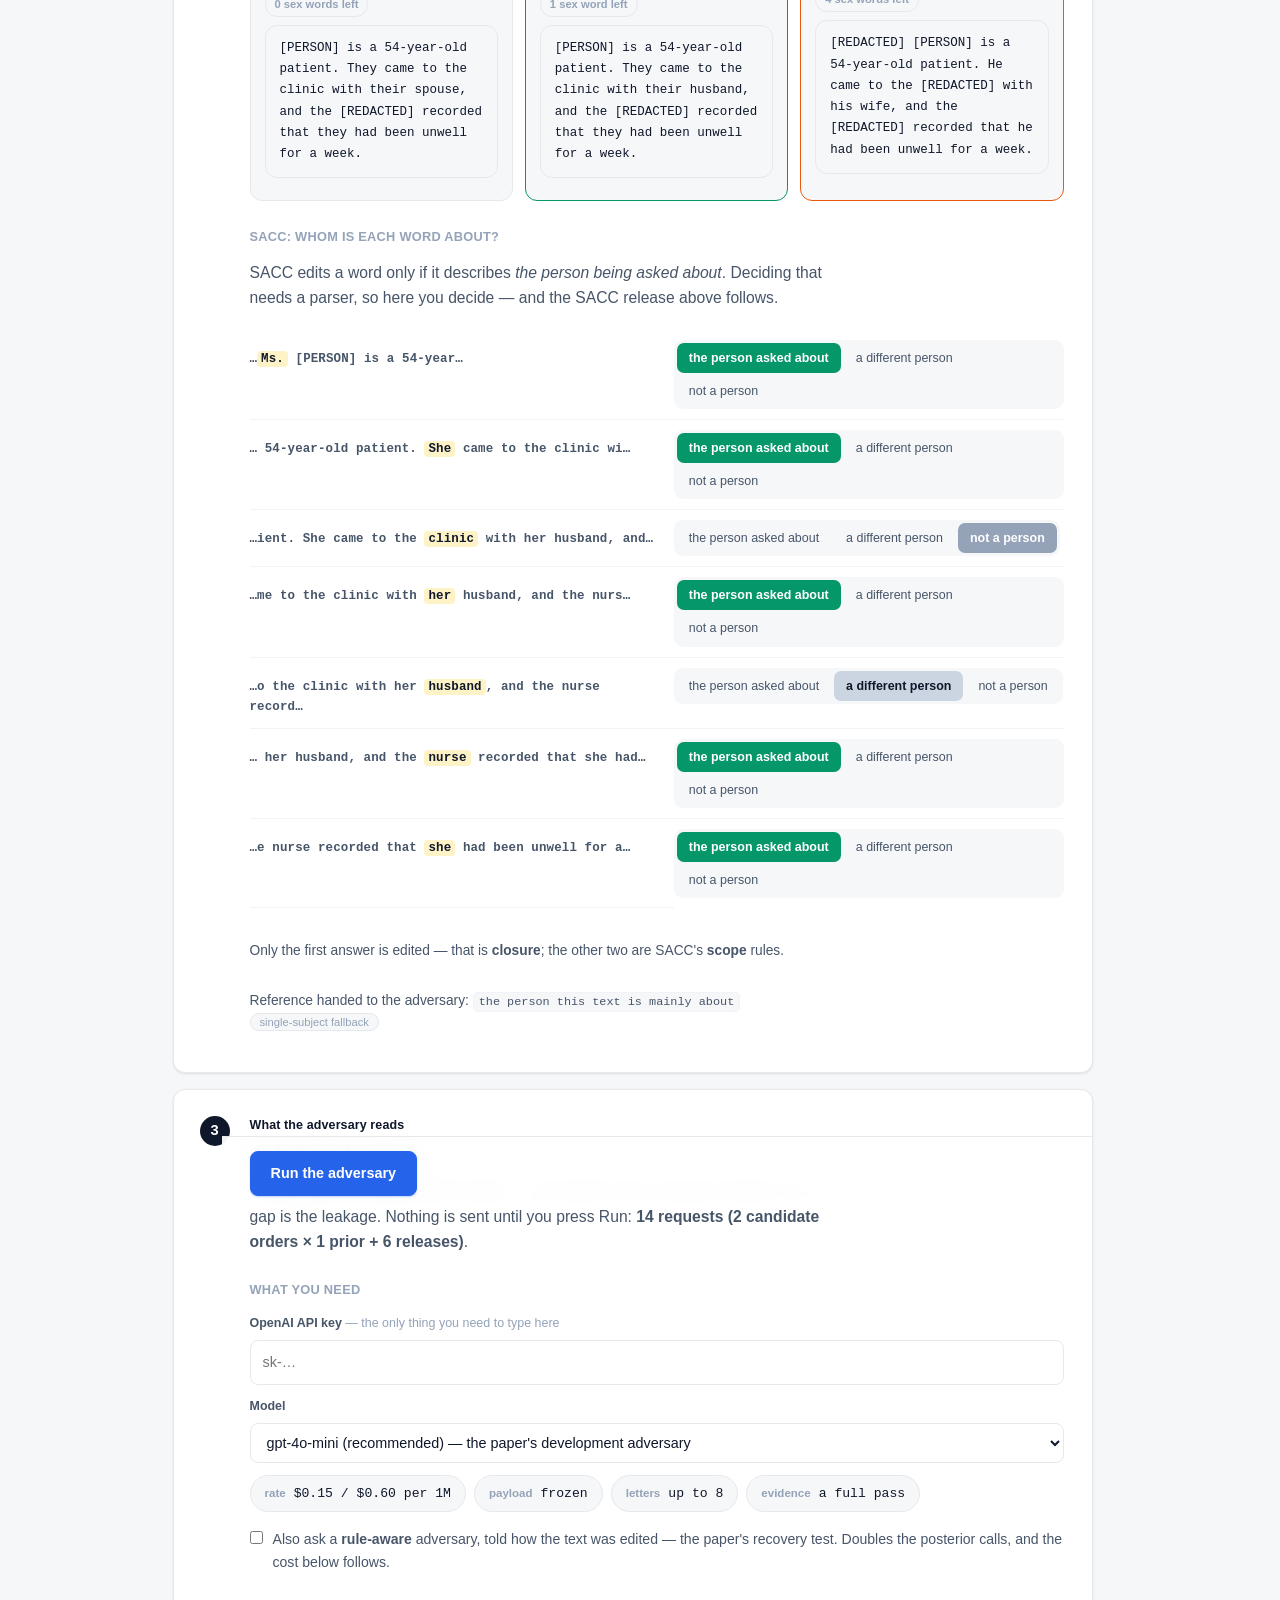
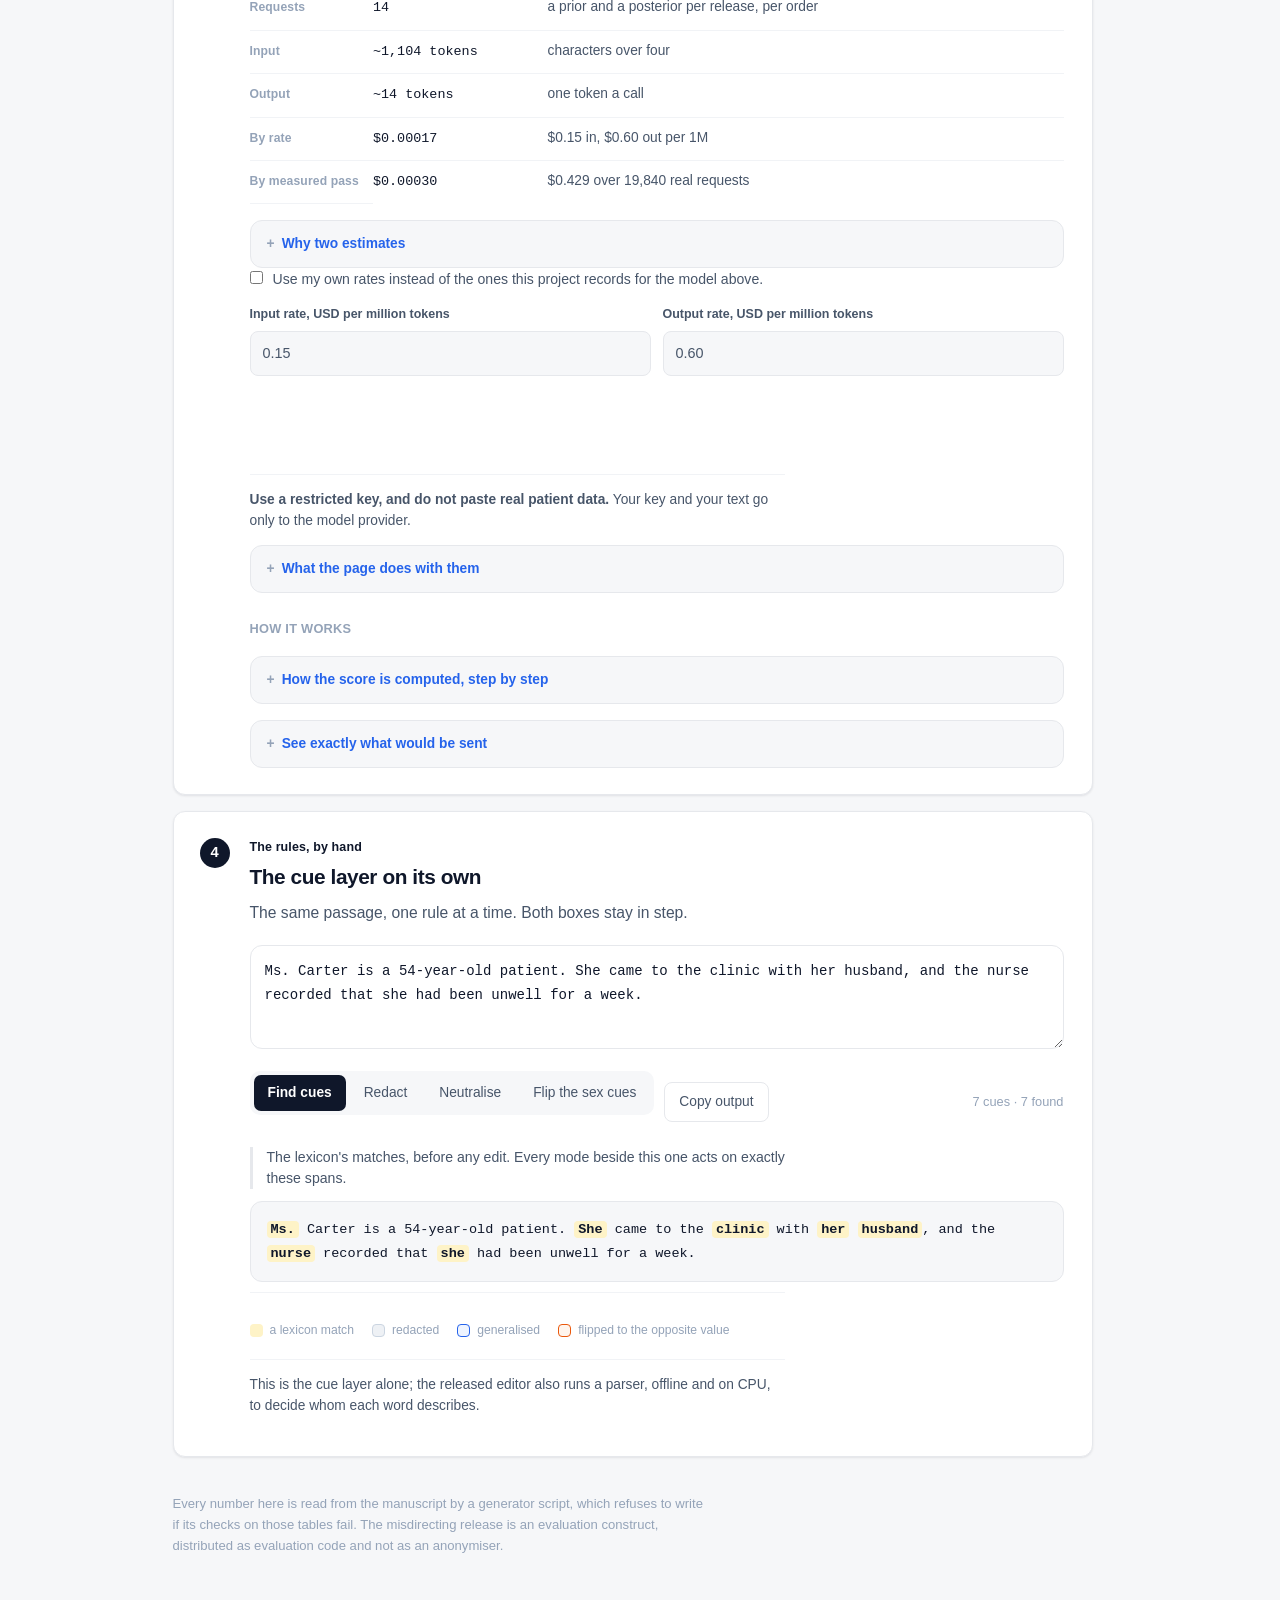
<file: site/analyse.html>
<!doctype html>
<html lang="en">
<head>
<meta charset="utf-8">
<meta name="viewport" content="width=device-width, initial-scale=1">
<link rel="stylesheet" href="app.css">
<meta name="description" content="Run the paper's privacy-evaluation protocol on your own sentence.">
<title>Run the protocol — Leakage Interface</title>
</head>
<body data-page="analyse">
<nav><div class="wrap">
  <span class="brand">Leakage Interface</span>
  <a href="analyse.html" data-s="analyse">Run the protocol</a>
  <a href="index.html" data-s="results">Results</a>
  <span class="sp"></span>
  <button class="theme" id="theme" aria-label="Switch colour theme">Theme</button>
</div></nav>
<div class="wrap">
<header class="hero-sm">
  <p class="kicker">End to end</p>
  <h1>Analyse your own sentence</h1>
  <p class="tagline">Write a sentence about a person. See what a de-identified version of it
  still gives away, and how differently that can be scored.</p>
</header>
  <div id="primer"></div>
  <nav class="rail" aria-label="The four steps on this page">
    <a href="#step1"><b>1</b> Your text</a>
    <a href="#step2"><b>2</b> Five versions of it</a>
    <a href="#step3"><b>3</b> Run the adversary</a>
    <a href="#step4"><b>4</b> The rules by hand</a>
  </nav>

<section id="step1" data-n="1" data-rail="ink">
  <p class="eyebrow">What you give it</p>
  <h2>Your text</h2>
  <p class="lede" style="margin-bottom:9px">Pick one, or write your own. Everything below
  follows from it.</p>
  <div class="pills" id="samples"></div>
  <textarea id="pText" spellcheck="false" aria-label="Your text">Ms. Carter is a 54-year-old patient. She came to the clinic with her husband, and the nurse recorded that she had been unwell for a week.</textarea>
  <div class="chips" id="pGuess" data-ready>Reading the text…</div>
  <details class="adj"><summary>What was worked out, and how to change it</summary><div class="body">
    <label class="opt"><input type="checkbox" id="ovr">
      <span>Let me set these myself. Leave it unticked and the page keeps reading them from the
      text.</span></label>
    <div class="grid2 tight">
      <label class="fld"><span>Attribute</span><select id="pAttr" disabled>
        <option value="SEX">Sex</option>
        <option value="RELATIONSHIP">Relationship status</option>
        <option value="OCCUPATION">Occupation</option></select></label>
      <label class="fld"><span>True value</span><select id="pGold" disabled></select></label>
      <label class="fld"><span>Subject's mention forms</span>
        <input id="pSubject" spellcheck="false" disabled></label>
      <label class="fld"><span>Domain phrase for the no-text question</span>
        <input id="pDomain" spellcheck="false" disabled></label>
    </div>
    <p class="note" style="border:0;padding:0;margin:0">These four are filled in from the text, so
    there is nothing to type. The true value is what the score is measured against, so it is the
    one worth a glance.</p>
  </div></details>
</section>

<section id="step2" data-n="2" data-rail="grey">
  <p class="eyebrow">What the editors write</p>
  <h2>Releases built from it</h2>
  <p class="lede">Six editors, same sentence. The last one does not remove the revealing words —
  it writes the <b>opposite</b> value in their place.</p>
  <details class="adj"><summary>What each editor does, and why some words survive all of them</summary>
    <div class="body">
    <p>The first has only the names taken out. <b>Global mask</b> deletes every word the lexicon
    matches; <b>global, rewritten</b> replaces each with a broader word instead; the
    <b>non-person rule</b> does the same but spares words naming a place rather than a person,
    which is why <code>clinic</code> survives there. <b>SACC</b> is below. The last writes the
    opposite value at exactly the spans the mask deletes.</p>
    <p>A few words are kept by every one of them, because no truthful broader word exists:
    <code>patient</code> and <code>the court</code> name a role, not a sex.</p>
    <p>Apart from SACC these are <em>global</em> editors: they change every match, whoever it
    describes. The count on each box is how many revealing words are left.</p>
  </div></details>
  <div class="rels" id="pRel"></div>
  <div id="pWarn"></div>
  <h3 class="step">SACC: whom is each word about?</h3>
  <p class="lede">SACC edits a word only if it describes <em>the person being asked about</em>.
  Deciding that needs a parser, so here you decide — and the SACC release above follows.</p>
  <div id="pBind"></div>
  <p class="note" id="pRef" style="border:0;padding-top:10px"></p>
</section>

<section id="step3" data-n="3" data-rail="blue">
  <p class="eyebrow">What the adversary reads</p>
  <h2>Ask the adversary</h2>
  <p class="lede">A language model guesses the value — once with no text, once per version. The
  gap is the leakage. Nothing is sent until you press Run: <b id="pCalls">the request count</b>.</p>
  <h3 class="step">What you need</h3>
  <div style="margin-top:14px">
    <label class="fld"><span>OpenAI API key <em>— the only thing you need to type here</em></span>
      <input id="pKey" type="password" autocomplete="off" placeholder="sk-…"></label>
  </div>
  <label class="fld"><span>Model</span><select id="pModel"></select></label>
  <div id="mcap"></div>
  <label class="opt"><input type="checkbox" id="ruleaware">
    <span>Also ask a <b>rule-aware</b> adversary, told how the text was edited — the paper's
    recovery test. Doubles the posterior calls, and the cost below follows.</span></label>
  <div id="pCost"></div>
  <label class="opt"><input type="checkbox" id="ovrRate">
    <span>Use my own rates instead of the ones this project records for the model above.</span></label>
  <div class="grid2 tight">
    <label class="fld"><span>Input rate, USD per million tokens</span>
      <input id="rIn" inputmode="decimal" disabled></label>
    <label class="fld"><span>Output rate, USD per million tokens</span>
      <input id="rOut" inputmode="decimal" disabled></label>
  </div>

  <div class="runbar">
    <button id="pRun" type="button">Run the adversary</button>
    <span class="count" id="pStatus"></span>
  </div>
  <p class="note" id="pErr" style="color:var(--flag);border:0;padding-top:0"></p>
  <div id="pOut"></div>
  <p class="note"><b>Use a restricted key, and do not paste real patient data.</b> Your key and
  your text go only to the model provider.
  <details class="adj" style="margin-top:8px"><summary>What the page does with them</summary>
    <div class="body"><p>The key stays in this page, in memory, and the page writes nothing to
    storage. A key typed into any web page is readable by that page, so revoke it afterwards.
    De-identification here stands in for the tagger the released pipeline uses, and the
    occupation candidates are a demo set rather than the annotation strata.</p></div></details></p>
  <h3 class="step">How it works</h3>
  <details class="adj"><summary>How the score is computed, step by step</summary>
    <div class="body">
    <ol class="proto">
      <li><b>Ask with no text.</b> Just the question and the answer options. What comes back is
        <code>π</code>, the <em>prior</em>: how well the model guesses knowing nothing. For a
        two-way question that should land near .50 — if it is already near 1, the model is
        guessing from the question, not from your sentence.</li>
      <li><b>Ask again with the text.</b> The same question, this time with one version in front
        of it. What comes back is <code>p</code>, the model's confidence in the <em>true</em>
        value after reading.</li>
      <li><b>Read only the first letter.</b> The model answers with a single letter, and the
        probability it assigned to each option letter is what gets recorded — not the words it
        would have written. <span id="pTop">one token at temperature 0, with the top 20
        log-probabilities</span>.</li>
      <li><b>Score the gap.</b> <code>L = clip((p − π) / (1 − π), 0, 1)</code> — how much of the
        room between the prior and certainty the text closed. <code>0</code> means the text added
        nothing, <code>1</code> means it gave the answer away. Within <code>±.05</code> of the
        prior the release counts as <b>Anon</b>; clearly above is <b>Leak</b>, clearly below is
        <b>Misled</b> — the model was pushed towards the <em>wrong</em> value.</li>
      <li><b>Each question is asked twice</b>, once with the true value listed first and once
        second, and the two are averaged. Models favour whichever option they see first, and
        averaging cancels most of it.</li>
      <li><b>Drop the entry if there is nothing to measure.</b> If the model already guesses the
        answer without any text, the text cannot be blamed for it, and the paper leaves such cases
        out rather than crediting them.</li>
    </ol>
    </div></details>
  <details class="adj"><summary>See exactly what would be sent</summary>
    <div class="body" id="pPrompts"></div></details>
</section>

<section id="step4" data-n="4" data-rail="flag">
  <p class="eyebrow">The rules, by hand</p>
  <h2>The cue layer on its own</h2>
  <p class="lede">The same passage, one rule at a time. Both boxes stay in step.</p>
  <textarea id="inp" spellcheck="false" aria-label="Cue layer input"></textarea>
  <div class="toolbar"><div id="ops"></div>
    <button id="copy" type="button">Copy output</button>
    <span class="count" id="cnt"></span></div>
  <p class="cuerule" id="cuerule"></p>
  <pre id="out"></pre>
  <p class="note" id="cuemiss" style="margin-top:10px"></p>
  <div class="cuekey">
    <span><i class="sw find"></i>a lexicon match</span>
    <span><i class="sw red"></i>redacted</span>
    <span><i class="sw neu"></i>generalised</span>
    <span><i class="sw flip"></i>flipped to the opposite value</span>
  </div>
  <p class="note">This is the cue layer alone; the released editor also runs a parser, offline and
  on CPU, to decide whom each word describes.</p>
</section>

<footer id="prov"></footer>
</div>
<script src="app.js"></script>
</body>
</html>
</file>
<file: app.css>
/* SACC interface explorer.
   The page is typeset like a paper rather than a product: one column of serif prose, rules
   instead of cards, small-caps labels, booktabs tables, and numerals that do not change width.
   Every block the script fills has a fixed number of rows, so switching a control rewrites
   cells and never moves what is below it. */
:root{
  --paper:#f3f1ec; --panel:#fffdf9; --panel2:#f8f6f1; --ink:#17171b; --dim:#55555f;
  --faint:#83838e; --line:#d9d6cf; --line2:#e8e5de; --rule:#17171b;
  --accent:#1c3f6e; --accent-soft:#e6ecf4;
  --flag:#8c3a12; --flag-soft:#f7ece4; --ok:#1d5c3e; --mark:#f6e6a8;
  --bar:#22222a; --bar2:#9a978f; --bar3:#e4e1d9;
  --serif:"Charter","Charis SIL","Source Serif 4","Libertinus Serif","Linux Libertine O",
    Georgia,"Times New Roman",Times,serif;
  --sans:ui-sans-serif,-apple-system,"Segoe UI",Roboto,Helvetica,Arial,sans-serif;
  --mono:ui-monospace,SFMono-Regular,Menlo,Consolas,monospace;
  --r:3px; --shadow:none;
  --bg:var(--paper);
}
@media (prefers-color-scheme:dark){ :root:not([data-theme="light"]){
  --paper:#111113; --panel:#18191c; --panel2:#141518; --ink:#ecedf0; --dim:#a3a3ad;
  --faint:#7a7a85; --line:#2c2d32; --line2:#232429; --rule:#c9cad0;
  --accent:#8bb9de; --accent-soft:#16222c;
  --flag:#e4a077; --flag-soft:#281c14; --ok:#78c49e; --mark:#564a1f;
  --bar:#e4e5e9; --bar2:#71717b; --bar3:#282930;
}}
:root[data-theme="dark"]{
  --paper:#111113; --panel:#18191c; --panel2:#141518; --ink:#ecedf0; --dim:#a3a3ad;
  --faint:#7a7a85; --line:#2c2d32; --line2:#232429; --rule:#c9cad0;
  --accent:#8bb9de; --accent-soft:#16222c;
  --flag:#e4a077; --flag-soft:#281c14; --ok:#78c49e; --mark:#564a1f;
  --bar:#e4e5e9; --bar2:#71717b; --bar3:#282930;
}
*,*::before,*::after{box-sizing:border-box}
/* the gutter is reserved whether or not the page overflows, so a panel that grows cannot
   shove the whole column sideways */
html{scroll-behavior:smooth;scroll-padding-top:62px;scrollbar-gutter:stable}
@media (prefers-reduced-motion:reduce){ html{scroll-behavior:auto}
  *{animation-duration:.01ms !important;transition-duration:.01ms !important} }
body{margin:0;background:var(--paper);color:var(--ink);-webkit-font-smoothing:antialiased;
  font:17px/1.62 var(--serif);font-variant-numeric:tabular-nums;
  text-rendering:optimizeLegibility;counter-reset:sec fig}
.wrap{max-width:912px;margin:0 auto;padding:0 20px}

/* running head */
nav{position:sticky;top:0;z-index:30;background:color-mix(in srgb,var(--paper) 92%,transparent);
  backdrop-filter:blur(8px);border-bottom:1px solid var(--line)}
nav .wrap{display:flex;align-items:center;gap:4px;height:52px;overflow-x:auto;
  scrollbar-width:none}
nav .wrap::-webkit-scrollbar{display:none}
nav a{color:var(--dim);text-decoration:none;font-family:var(--sans);font-size:.8rem;
  padding:5px 9px;border-radius:var(--r);white-space:nowrap;letter-spacing:.01em}
nav a:hover{color:var(--ink);background:var(--line2)}
nav a[aria-current="true"]{color:var(--ink);font-weight:600;
  box-shadow:inset 0 -2px 0 var(--accent)}
nav .sp{flex:1}
.brand{font-family:var(--sans);font-weight:700;font-size:.84rem;letter-spacing:.02em;
  margin-right:10px;white-space:nowrap;text-transform:uppercase}
.theme{border:1px solid var(--line);background:transparent;color:var(--dim);border-radius:var(--r);
  padding:4px 9px;font:inherit;font-family:var(--sans);font-size:.75rem;cursor:pointer}

/* title block, set like a preprint */
header{padding:46px 0 22px;border-bottom:1px solid var(--line);margin-bottom:26px}
.kicker{color:var(--dim);font-family:var(--sans);font-size:.7rem;letter-spacing:.14em;
  text-transform:uppercase;font-weight:650;margin:0 0 12px}
h1{font-size:clamp(1.7rem,4vw,2.3rem);line-height:1.18;letter-spacing:-.012em;
  margin:0 0 .5em;max-width:30ch;font-weight:650}
.tagline{font-size:1.02rem;color:var(--dim);max-width:68ch;margin:0 0 24px;line-height:1.55}
.hero-sm{padding:40px 0 16px}
.hero-sm h1{font-size:clamp(1.45rem,3.2vw,1.9rem);max-width:34ch}

/* the summary figures under the title */
.stats{display:grid;grid-template-columns:repeat(auto-fit,minmax(138px,1fr));gap:0;margin:0;
  border-top:1px solid var(--rule);border-bottom:1px solid var(--line)}
.stat{padding:12px 16px 13px;border-right:1px solid var(--line2)}
.stat:last-child{border-right:0}
.stat b{display:block;font-size:1.42rem;letter-spacing:-.015em;font-weight:650;line-height:1.2}
.stat span{color:var(--dim);font-family:var(--sans);font-size:.72rem;line-height:1.38;
  display:block;margin-top:3px}

/* numbered sections, separated by rules rather than floated in cards */
section{background:var(--panel);border:1px solid var(--line);border-radius:var(--r);
  padding:24px 26px;margin:0 0 20px;box-shadow:none}
.eyebrow{color:var(--dim);font-family:var(--sans);font-size:.68rem;letter-spacing:.13em;
  text-transform:uppercase;font-weight:700;margin:0 0 8px}
h2{font-size:1.2rem;letter-spacing:-.006em;margin:0 0 .45em;font-weight:650;line-height:1.3}
section>h2::before{counter-increment:sec;content:counter(sec) "\00a0\00a0";color:var(--faint);
  font-variant-numeric:tabular-nums;font-weight:600}
.lede{color:var(--dim);font-size:.97rem;margin:0 0 18px;max-width:70ch;line-height:1.56}
/* footnote: a short rule and small type, as under a page of a paper */
.note{font-size:.84rem;color:var(--dim);margin-top:18px;padding-top:12px;
  border-top:1px solid var(--line2);max-width:74ch;line-height:1.52}
.note.flagged{color:var(--flag);border-top-color:var(--flag);background:none;padding-left:0}
h3.step{font-family:var(--sans);font-size:.72rem;color:var(--ink);text-transform:uppercase;
  letter-spacing:.11em;margin:26px 0 10px;font-weight:700;padding-bottom:6px;
  border-bottom:1px solid var(--line)}
.src{display:block;margin-top:6px;font-size:.7rem;color:var(--faint);
  font-family:var(--mono);word-break:break-word}

/* ---------- tables, set the way a paper sets them: rules, no boxes, no zebra ---------- */
table{width:100%;border-collapse:collapse;font-size:.88rem;margin:2px 0 4px}
thead th{border-top:1px solid var(--rule);border-bottom:1px solid var(--line)}
th,td{text-align:left;padding:7px 10px 7px 0;border-bottom:1px solid var(--line2);
  vertical-align:baseline}
th{color:var(--dim);font-family:var(--sans);font-weight:650;font-size:.68rem;
  letter-spacing:.1em;text-transform:uppercase}
tbody tr:last-child td{border-bottom:1px solid var(--rule)}
td.n,th.n{text-align:right;font-variant-numeric:tabular-nums;font-family:var(--mono);
  font-size:.84rem}
tr.click{cursor:pointer} tr.click:hover{background:var(--panel2)}
tr.detail td{color:var(--dim);font-size:.85rem;background:var(--panel2);
  border-bottom:1px solid var(--line)}

/* the fixed-row readouts: label, value, gloss. Three columns, and a cell is two lines tall
   whether it holds one line or two, so no state of the page is taller than another. */
table.spec{font-size:.86rem;margin:0}
table.spec th{width:9.5em;color:var(--faint);padding:8px 12px 8px 0;font-size:.66rem;
  white-space:nowrap}
/* two lines of gloss, always: a one-line and a two-line cell occupy the same box, so changing
   the model or the attribute rewrites words without moving the rest of the page */
table.spec td{height:3.15em;padding:8px 12px 8px 0}
/* the value column is one line by construction: a cell that wrapped to two made its whole row
   taller, which is what moved the page when the model changed. The full string stays in the
   cell's title, and every value here is also shown in the field it came from. */
table.spec td.v{width:13em;max-width:13em;font-family:var(--mono);font-size:.82rem;
  color:var(--ink);font-weight:500;white-space:nowrap;overflow:hidden;text-overflow:ellipsis}
table.spec td.w{color:var(--dim);font-size:.84rem;line-height:1.45;padding-right:0;
  min-width:17em}
table.spec tr:last-child td{border-bottom:1px solid var(--rule)}
table.spec tr:first-child th,table.spec tr:first-child td{border-top:1px solid var(--rule)}
table.spec tr.flag td.v{color:var(--flag);font-weight:600}
table.spec tr.flag td.w{color:var(--flag)}
table.mini{width:100%;border-collapse:collapse;font-size:.84rem;margin:0 0 10px}
table.mini td{padding:6px 10px 6px 0;border-bottom:1px solid var(--line2);vertical-align:baseline}
table.mini tr:last-child td{border-bottom:1px solid var(--rule)}
table.mini td:first-child{width:3.4em;text-align:right;font-variant-numeric:tabular-nums;
  font-family:var(--mono);color:var(--ink);padding-right:14px}

/* ---------- controls: typographic, not glossy ---------- */
.pills{display:flex;flex-wrap:wrap;gap:6px;margin-bottom:16px}
.pills.seg{gap:0;border:1px solid var(--line);border-radius:var(--r);overflow:hidden;
  width:max-content;max-width:100%}
button{font:inherit;font-family:var(--sans);font-size:.82rem;cursor:pointer;
  border:1px solid var(--line);background:var(--panel2);color:var(--dim);border-radius:var(--r);
  padding:6px 12px;transition:background .12s,color .12s,border-color .12s}
button:hover{border-color:var(--bar2);color:var(--ink)}
button[aria-pressed="true"]{background:var(--ink);color:var(--panel);border-color:var(--ink);
  font-weight:600}
.seg button{border-radius:0;border:0;border-right:1px solid var(--line);background:transparent;
  padding:7px 14px}
.seg button:last-child{border-right:0}
/* the active mode has to be unmistakable: the panel below means something different in each */
.seg button[aria-pressed="true"]{background:var(--ink);color:var(--panel);font-weight:650;
  box-shadow:inset 0 -3px 0 color-mix(in srgb,var(--ink) 60%,var(--panel))}
.seg button[aria-pressed="true"]:hover{color:var(--panel)}
button:focus-visible,a:focus-visible,[tabindex]:focus-visible{outline:2px solid var(--accent);
  outline-offset:2px}
.fld{display:block;margin-bottom:10px}
.fld>span{display:block;font-family:var(--sans);font-size:.68rem;color:var(--faint);
  text-transform:uppercase;letter-spacing:.1em;font-weight:700;margin-bottom:5px}
.fld input,.fld select{width:100%;font:inherit;font-family:var(--mono);font-size:.84rem;
  color:var(--ink);background:var(--panel2);border:1px solid var(--line);border-radius:var(--r);
  padding:8px 10px}
.fld textarea{min-height:118px}
.fld input:disabled,.fld select:disabled{background:var(--paper);color:var(--dim);
  border-style:dashed;cursor:not-allowed;opacity:1}
.fld>span em{font-style:italic;text-transform:none;letter-spacing:0;color:var(--dim);
  font-family:var(--serif);font-weight:400;font-size:.8rem}
label.opt{display:flex;gap:9px;align-items:flex-start;font-size:.86rem;color:var(--dim);
  margin:0 0 12px;cursor:pointer}
label.opt input{margin:4px 0 0;flex:none;accent-color:var(--accent)}
.grid2{display:grid;grid-template-columns:1fr 1fr;gap:16px;margin-bottom:6px}
.grid2.tight{gap:12px;margin:0}
@media (max-width:700px){ .grid2{grid-template-columns:1fr} }
textarea{width:100%;min-height:104px;font:13.5px/1.7 var(--mono);
  color:var(--ink);background:var(--panel2);border:1px solid var(--line);border-radius:var(--r);
  padding:13px;resize:vertical}
.toolbar{display:flex;gap:8px;align-items:center;flex-wrap:wrap;margin:12px 0}
.count{font-family:var(--sans);font-size:.76rem;color:var(--faint);margin-left:auto;
  font-variant-numeric:tabular-nums}

/* ---------- the ranked board ---------- */
.board{display:flex;flex-direction:column;gap:0;border-top:1px solid var(--rule)}
.row{display:grid;grid-template-columns:28px 1fr 66px minmax(90px,1.05fr);gap:12px;
  align-items:center;padding:9px 2px;border-bottom:1px solid var(--line2)}
.row:last-child{border-bottom:1px solid var(--rule)}
.row:hover{background:var(--panel2)}
.row .pos{color:var(--faint);font-size:.76rem;font-variant-numeric:tabular-nums;text-align:right;
  font-family:var(--mono)}
.row .nm{min-width:0;display:flex;align-items:baseline;gap:8px;flex-wrap:wrap}
.row .nm b{font-weight:650;font-size:.94rem}
.row .val{text-align:right;font-variant-numeric:tabular-nums;font-size:.86rem;color:var(--dim);
  font-family:var(--mono)}
.track{height:6px;background:var(--bar3);border-radius:0;overflow:hidden}
.track i{display:block;height:100%;background:var(--bar);
  transition:width .4s cubic-bezier(.4,0,.2,1)}
.row.flag{background:var(--flag-soft)}
.row.flag .nm b{color:var(--flag)} .row.flag .track i{background:var(--flag)}
.tag{font-family:var(--sans);font-size:.66rem;border:1px solid var(--line);border-radius:2px;
  padding:1px 5px;color:var(--faint);white-space:nowrap;letter-spacing:.04em;
  text-transform:uppercase}
.verdict{margin-top:16px;padding:12px 14px;border-radius:var(--r);font-size:.9rem;
  border:1px solid var(--line);border-left:3px solid var(--bar2);background:var(--panel2)}
.verdict.flagged{border-color:var(--line);border-left-color:var(--flag);background:var(--flag-soft);
  color:var(--flag)}
.verdict.clean{border-color:var(--line);border-left-color:var(--ok);color:var(--ok)}
.verdict b{font-weight:650}

/* ---------- quoted passages ---------- */
pre{white-space:pre-wrap;word-break:break-word;background:var(--panel2);
  border:1px solid var(--line);border-left:3px solid var(--line);border-radius:var(--r);
  padding:14px 16px;margin:0;font:13.5px/1.75 var(--mono)}
pre.mini{font-size:12.5px;line-height:1.65;padding:11px 12px;margin:0 0 8px}
mark{background:var(--mark);color:inherit;border-radius:0;padding:0 2px;font-weight:600;
  box-shadow:0 1px 0 color-mix(in srgb,var(--ink) 25%,transparent)}
code{font-family:var(--mono);font-size:.86em;background:var(--panel2);
  border:1px solid var(--line2);border-radius:2px;padding:1px 4px}

/* ---------- figures ---------- */
.gauge{margin-top:18px}
.gauge .lab{display:flex;justify-content:space-between;font-family:var(--sans);font-size:.74rem;
  color:var(--dim);margin-bottom:6px;text-transform:uppercase;letter-spacing:.06em}
.gauge .bar{height:22px;background:var(--bar3);border-radius:0;overflow:hidden;position:relative;
  border:1px solid var(--line)}
.gauge .bar i{position:absolute;inset:0 auto 0 0;background:var(--bar);
  transition:width .5s cubic-bezier(.4,0,.2,1)}
.gauge .bar span{position:absolute;right:8px;top:0;line-height:20px;font-size:.78rem;
  font-family:var(--mono);font-variant-numeric:tabular-nums;color:var(--ink)}
.stack{display:flex;height:9px;border-radius:0;overflow:hidden;background:var(--bar3);
  border:1px solid var(--line)}
.stack i{display:block;height:100%}
.legend{display:flex;gap:18px;font-family:var(--sans);font-size:.72rem;color:var(--faint);
  margin-top:11px;flex-wrap:wrap}
.key{display:inline-block;width:8px;height:8px;border-radius:0;margin-right:6px}
.pair{display:flex;align-items:center;gap:10px;margin:7px 0;font-size:.86rem}
.pair .nmw{flex:0 0 118px;color:var(--dim)}
.pair .track{flex:1}
.pair .v{flex:0 0 48px;text-align:right;font-variant-numeric:tabular-nums;font-family:var(--mono);
  font-size:.82rem}
.switch{display:inline-flex;align-items:center;gap:9px;font-size:.88rem;cursor:pointer;
  margin-top:14px;user-select:none}
.switch i{width:34px;height:20px;border-radius:999px;background:var(--bar3);position:relative;
  transition:background .2s;flex:none;border:1px solid var(--line)}
.switch i::after{content:"";position:absolute;top:2px;left:2px;width:14px;height:14px;
  border-radius:50%;background:var(--panel);transition:transform .2s;
  box-shadow:0 1px 2px rgba(0,0,0,.3)}
.switch[aria-checked="true"] i{background:var(--flag)}
.switch[aria-checked="true"] i::after{transform:translateX(14px)}

/* ---------- cards, kept but flattened to boxed notes ---------- */
.cards{display:grid;grid-template-columns:repeat(auto-fit,minmax(214px,1fr));gap:0;
  border-top:1px solid var(--rule);border-bottom:1px solid var(--rule)}
.card{border:0;border-right:1px solid var(--line2);border-radius:0;padding:14px 16px 15px;
  background:transparent}
.card:last-child{border-right:0}
.card h3{margin:0 0 4px;font-family:var(--sans);font-size:.66rem;color:var(--faint);
  font-weight:700;letter-spacing:.1em;text-transform:uppercase}
.card .big{font-size:1.4rem;font-variant-numeric:tabular-nums;letter-spacing:-.015em;
  display:block;margin:3px 0 4px;font-weight:650}
.card p{margin:0;font-size:.84rem;color:var(--dim);line-height:1.46}
.rels{display:grid;grid-template-columns:repeat(auto-fit,minmax(224px,1fr));gap:12px}
.relcard{border:1px solid var(--line);border-radius:var(--r);padding:11px 12px;
  background:var(--panel2)}
.relcard.flag{border-color:var(--flag)}
.relcard h4{margin:0 0 7px;font-family:var(--sans);font-size:.68rem;color:var(--faint);
  text-transform:uppercase;letter-spacing:.09em;font-weight:700}
.relcard.flag h4{color:var(--flag)}
.chips{display:flex;flex-wrap:wrap;gap:7px;margin:10px 0 2px}
.chip{display:inline-flex;gap:5px;align-items:baseline;font-size:.8rem;color:var(--dim);
  background:var(--panel2);border:1px solid var(--line);border-radius:2px;padding:3px 9px}
.chip b{color:var(--ink);font-weight:650} .chip i{color:var(--faint);font-style:normal}
.protostrip{display:flex;flex-wrap:wrap;gap:0;margin:0 0 14px;border-top:1px solid var(--rule);
  border-bottom:1px solid var(--rule)}
.protostrip span{display:inline-flex;gap:7px;align-items:baseline;font-size:.78rem;
  color:var(--dim);background:transparent;border:0;border-right:1px solid var(--line2);
  padding:8px 14px 8px 0;margin-right:14px}
.protostrip span:last-child{border-right:0;margin-right:0}
.protostrip b{color:var(--faint);font-weight:650;font-family:var(--sans);font-size:.66rem;
  text-transform:uppercase;letter-spacing:.09em}
.protostrip i{color:var(--ink);font-style:normal;font-variant-numeric:tabular-nums;
  font-family:var(--mono);font-size:.82rem}

/* ---------- lists and the protocol ---------- */
ol.proto{margin:6px 0 0;padding-left:1.4em}
ol.proto li{font-size:.9rem;color:var(--dim);margin-bottom:8px;line-height:1.52}
ol.proto li::marker{color:var(--faint);font-family:var(--mono);font-size:.82rem}
ol.proto b{color:var(--ink);font-weight:650}
ol.proto code{font-size:12.5px}
ol.check{margin:0;padding-left:1.3em}
ol.check li{margin-bottom:10px;font-size:.9rem;line-height:1.5}
ol.check li::marker{color:var(--faint);font-family:var(--mono);font-size:.82rem}
ol.check b{font-weight:650}

/* ---------- apparatus ---------- */
details.adj{margin:14px 0 0;border:0;border-top:1px solid var(--line2);border-radius:0;
  background:transparent}
details.adj>summary{cursor:pointer;padding:9px 0 0;font-family:var(--sans);font-size:.76rem;
  color:var(--accent);list-style:none;letter-spacing:.01em}
details.adj>summary::-webkit-details-marker{display:none}
details.adj>summary::before{content:"+ ";font-family:var(--mono);color:var(--faint)}
details.adj[open]>summary::before{content:"\2212 "}
details.adj .body{padding:8px 0 4px;font-size:.86rem;color:var(--dim);line-height:1.55}
details.adj .body p{margin:0 0 8px;max-width:74ch}
.next{display:flex;gap:0;flex-wrap:wrap;margin-top:8px;border-top:1px solid var(--rule)}
.next a{display:flex;flex-direction:column;gap:3px;text-decoration:none;color:var(--ink);
  border:0;border-bottom:1px solid var(--line2);background:transparent;border-radius:0;
  padding:13px 0;font-size:.94rem;box-shadow:none;flex:1 1 260px;font-weight:650}
.next a:hover{color:var(--accent)}
.next a span{color:var(--dim);font-size:.82rem;font-weight:400}
.runbar{position:sticky;bottom:0;background:color-mix(in srgb,var(--panel) 95%,transparent);
  backdrop-filter:blur(8px);border-top:1px solid var(--rule);margin:18px -26px -24px;
  padding:13px 26px;border-radius:0 0 var(--r) var(--r);display:flex;gap:10px;align-items:center;
  flex-wrap:wrap}
.runbar button#pRun{background:var(--accent);color:#fff;border-color:var(--accent);
  font-weight:650;padding:9px 18px;font-size:.86rem}
.runbar button#pRun:disabled{opacity:.5;cursor:default}
#pStatus{font-family:var(--sans);font-size:.78rem;color:var(--dim)}
#pOut table{margin-top:4px}
#pOut th,#pOut td{padding:7px 8px 7px 0;font-size:.83rem}
/* ten columns in one measure: the running-head styling widens every label, so this table keeps
   normal case and tight tracking rather than breaking each heading over two lines */
#pOut th{letter-spacing:.02em;text-transform:none;font-size:.72rem;font-weight:650;
  line-height:1.25}
#pOut td.n,#pOut th.n{font-size:.8rem}
footer{color:var(--faint);font-size:.8rem;padding:14px 0 70px;max-width:78ch;line-height:1.55;
  border-top:1px solid var(--line)}
.skel,[data-ready]{color:var(--faint);font-family:var(--sans);font-size:.84rem;padding:36px 0;
  text-align:center}

@media (max-width:700px){ .runbar{margin:16px -18px -18px;padding:11px 18px} }
@media (max-width:640px){
  body{font-size:16px}
  section{padding:18px}
  .row{grid-template-columns:24px 1fr 60px;gap:10px}
  .row .track{display:none}
  .pair .nmw{flex:0 0 94px}
  header{padding:32px 0 18px}
  .stat{border-right:0;border-bottom:1px solid var(--line2)}
  table.spec th{width:7.5em}
  table.spec td.v{width:auto}
}

/* a row whose number the paper does not print for the current reading */
.row.muted .nm b{color:var(--faint);font-weight:500}
.row.muted .val{color:var(--faint)}
.row.muted .track{background:transparent;border-bottom:1px dashed var(--line)}

/* the model strip when the chosen model cannot carry this attribute's option letters */
.protostrip.flagged i{color:var(--flag)}
.protostrip.flagged{border-color:var(--flag)}

/* ---------- the cue-layer panel: the four modes have to look different ---------- */
/* One line of rule, two lines tall, so switching mode rewrites the sentence and moves nothing */
.cuerule{margin:0 0 10px;font-size:.86rem;color:var(--dim);line-height:1.45;min-height:2.6em;
  max-width:76ch;border-left:2px solid var(--line);padding-left:11px}
/* every mode marks what it wrote; only the colour and the weight differ */
#out .ed{border-radius:2px;padding:0 3px;font-weight:600}
#out .ed.red{background:var(--bar3);color:var(--faint);
  box-shadow:inset 0 -1px 0 var(--bar2);letter-spacing:.01em}
#out .ed.neu{background:var(--accent-soft);color:var(--accent);
  box-shadow:inset 0 -2px 0 color-mix(in srgb,var(--accent) 45%,transparent)}
#out .ed.flip{background:var(--flag-soft);color:var(--flag);
  box-shadow:inset 0 -2px 0 var(--flag)}
#out mark{box-shadow:inset 0 -2px 0 color-mix(in srgb,var(--ink) 30%,transparent)}
.cuekey{display:flex;flex-wrap:wrap;gap:16px;margin-top:11px;font-family:var(--sans);
  font-size:.72rem;color:var(--faint)}
.cuekey span{display:inline-flex;align-items:center;gap:6px}
.cuekey .sw{width:13px;height:13px;border-radius:2px;flex:none}
.cuekey .sw.find{background:var(--mark)}
.cuekey .sw.red{background:var(--bar3);border:1px solid var(--bar2)}
.cuekey .sw.neu{background:var(--accent-soft);border:1px solid var(--accent)}
.cuekey .sw.flip{background:var(--flag-soft);border:1px solid var(--flag)}

/* the pressed mode carries the colour its edits use, so button and output agree */
#ops button[aria-pressed="true"][data-i="1"]{background:var(--bar2)}
#ops button[aria-pressed="true"][data-i="2"]{background:var(--accent)}
#ops button[aria-pressed="true"][data-i="3"]{background:var(--flag)}

/* ---------- the four steps, told apart at a glance ----------
   They were four identical panels, so the sequence had to be read to be seen. Each now carries
   its number in the margin at reading size, a rule across the top in its own colour, and a label
   that says what the step is for rather than repeating "Step N". The colours are the ones the
   page already uses for the thing each step is about: the adversary is the accent, the flip is
   the flag. */
section[data-n]{position:relative;padding-left:76px;border-top:3px solid var(--rail);
  border-radius:0 0 var(--r) var(--r)}
section[data-n]::before{content:attr(data-n);position:absolute;left:24px;top:18px;
  font-size:2.3rem;line-height:1;font-weight:650;color:var(--rail);letter-spacing:-.03em}
section[data-n]::after{content:"";position:absolute;left:38px;top:66px;bottom:22px;
  width:1px;background:linear-gradient(var(--line),transparent)}
section[data-n]>h2::before{content:none;counter-increment:none}
section[data-n] .eyebrow{color:var(--rail)}
/* the rail colour follows the meaning of the section, not its number, so the two pages can
   number differently and still use the hue the page already gives that thing */
section[data-n]{--rail:var(--ink)}
section[data-rail="grey"]{--rail:var(--bar2)}
section[data-rail="blue"]{--rail:var(--accent)}
section[data-rail="flag"]{--rail:var(--flag)}
section[data-rail="ok"]{--rail:var(--ok)}
@media (max-width:640px){
  section[data-n]{padding-left:18px;padding-top:46px}
  section[data-n]::before{left:18px;top:12px;font-size:1.6rem}
  section[data-n]::after{display:none}
}

/* the first-time reader's primer: a line when closed, a short page when open */
details.primer{margin:18px 0 0;border:1px solid var(--line);border-radius:var(--r);
  background:var(--panel);padding:0 16px}
details.primer>summary{padding:12px 0;font-size:.84rem;color:var(--accent);font-weight:600}
details.primer .body{padding:4px 0 14px;max-width:72ch}
details.primer .body p{margin:0 0 11px;font-size:.92rem;color:var(--dim);line-height:1.6}
details.primer .body pre.mini{margin:0 0 11px;font-size:12.5px}
details.primer table.spec{margin-top:14px}
details.primer table.spec th{color:var(--ink);font-family:var(--mono);text-transform:none;
  letter-spacing:0;font-size:.78rem;width:8.5em}
details.primer table.spec td{height:auto}
</file>
<file: site/app.css>
/* Leakage Interface — presentation layer.
   Light, plain and quiet: one sans typeface, white cards on a soft grey page, hairlines only
   where a boundary carries meaning, and colour reserved for the four things that differ
   (the adversary, the editor, misdirection, SACC). Every block the script fills keeps a fixed
   number of rows, so changing a control rewrites cells and never moves what is below. */
:root{
  --page:#f6f7f9; --panel:#ffffff; --panel2:#f6f7f9; --ink:#0f172a; --dim:#475569;
  --faint:#94a3b8; --line:#e6e8ec; --line2:#f1f3f6; --rule:#cbd5e1;
  --accent:#2563eb; --accent-soft:#eef4ff;
  --flag:#ea580c; --flag-soft:#fff5ed; --ok:#059669; --mark:#fef3c7;
  --bar:#0f172a; --bar2:#cbd5e1; --bar3:#eef1f5;
  --sans:ui-sans-serif,-apple-system,"Segoe UI",Inter,Roboto,Helvetica,Arial,sans-serif;
  --mono:ui-monospace,SFMono-Regular,"SF Mono",Menlo,Consolas,monospace;
  --serif:var(--sans);
  --r:12px; --r2:8px;
  --shadow:0 1px 2px rgba(15,23,42,.04),0 1px 3px rgba(15,23,42,.06);
  --bg:var(--page);
}
@media (prefers-color-scheme:dark){ :root:not([data-theme="light"]){
  --page:#0b0f16; --panel:#121823; --panel2:#0e141d; --ink:#e8edf5; --dim:#9aa7b8;
  --faint:#64748b; --line:#1e2836; --line2:#17202c; --rule:#334155;
  --accent:#60a5fa; --accent-soft:#132033;
  --flag:#fb923c; --flag-soft:#2a1b10; --ok:#34d399; --mark:#3f3313;
  --bar:#e8edf5; --bar2:#334155; --bar3:#1a2432;
  --shadow:0 1px 2px rgba(0,0,0,.3),0 1px 3px rgba(0,0,0,.35);
}}
:root[data-theme="dark"]{
  --page:#0b0f16; --panel:#121823; --panel2:#0e141d; --ink:#e8edf5; --dim:#9aa7b8;
  --faint:#64748b; --line:#1e2836; --line2:#17202c; --rule:#334155;
  --accent:#60a5fa; --accent-soft:#132033;
  --flag:#fb923c; --flag-soft:#2a1b10; --ok:#34d399; --mark:#3f3313;
  --bar:#e8edf5; --bar2:#334155; --bar3:#1a2432;
  --shadow:0 1px 2px rgba(0,0,0,.3),0 1px 3px rgba(0,0,0,.35);
}
*,*::before,*::after{box-sizing:border-box}
html{scroll-behavior:smooth;scroll-padding-top:120px;scrollbar-gutter:stable}
@media (prefers-reduced-motion:reduce){ html{scroll-behavior:auto}
  *{animation-duration:.01ms !important;transition-duration:.01ms !important} }
body{margin:0;background:var(--page);color:var(--ink);-webkit-font-smoothing:antialiased;
  font:16px/1.6 var(--sans);font-variant-numeric:tabular-nums;counter-reset:sec fig}
.wrap{max-width:960px;margin:0 auto;padding:0 20px}

/* running head */
nav{position:sticky;top:0;z-index:30;background:color-mix(in srgb,var(--page) 85%,transparent);
  backdrop-filter:blur(12px);border-bottom:1px solid var(--line)}
nav .wrap{display:flex;align-items:center;gap:6px;height:52px;overflow-x:auto;scrollbar-width:none}
nav .wrap::-webkit-scrollbar{display:none}
nav a{color:var(--dim);text-decoration:none;font-size:.88rem;font-weight:500;padding:7px 12px;
  border-radius:var(--r2);white-space:nowrap}
nav a:hover{color:var(--ink);background:var(--line2)}
nav a[aria-current="true"]{color:var(--ink);font-weight:600;background:var(--line2)}
nav .sp{flex:1}
.brand{font-weight:650;font-size:.92rem;letter-spacing:-.01em;margin-right:10px;white-space:nowrap}
.theme{border:1px solid var(--line);background:var(--panel);color:var(--dim);border-radius:var(--r2);
  padding:6px 11px;font:inherit;font-size:.8rem;cursor:pointer}
.theme:hover{color:var(--ink)}

/* title block */
header{padding:48px 0 26px}
.kicker{color:var(--accent);font-size:.8rem;font-weight:600;margin:0 0 12px;letter-spacing:.01em}
h1{font-size:clamp(1.9rem,4.4vw,2.7rem);line-height:1.1;letter-spacing:-.03em;margin:0 0 .5em;
  max-width:20ch;font-weight:680}
.tagline{font-size:1.08rem;color:var(--dim);max-width:60ch;margin:0 0 26px;line-height:1.55}
.hero-sm{padding:44px 0 18px}
.hero-sm h1{font-size:clamp(1.7rem,3.6vw,2.2rem);max-width:24ch}

/* headline figures */
.stats{display:grid;grid-template-columns:repeat(auto-fit,minmax(150px,1fr));gap:10px;margin:0}
.stat{background:var(--panel);border:1px solid var(--line);border-radius:var(--r);
  padding:16px 18px;box-shadow:var(--shadow)}
.stat b{display:block;font-size:1.6rem;letter-spacing:-.03em;font-weight:680;line-height:1.1}
.stat span{color:var(--dim);font-size:.8rem;line-height:1.4;display:block;margin-top:6px}

/* the section rail, pinned under the running head */
.rail{display:flex;flex-wrap:wrap;gap:4px;margin:20px 0 0;position:sticky;top:53px;z-index:20;
  background:var(--page);padding:8px 0;border-bottom:1px solid var(--line)}
.rail a{flex:1 1 118px;display:flex;align-items:center;gap:8px;padding:8px 12px;
  text-decoration:none;color:var(--dim);font-size:.84rem;border-radius:var(--r2)}
.rail a:hover{color:var(--ink);background:var(--panel)}
.rail a b{font-size:.95rem;font-weight:680;color:var(--rail);font-variant-numeric:tabular-nums}
.rail a[href="#step1"]{--rail:var(--ink)}
.rail a[href="#step2"]{--rail:var(--bar2)}
.rail a[href="#step3"]{--rail:var(--accent)}
.rail a[href="#step4"]{--rail:var(--flag)}
.rail a[href="#step5"]{--rail:var(--ok)}
.rail a[href="#step6"]{--rail:var(--ink)}

/* sections */
section{background:var(--panel);border:1px solid var(--line);border-radius:var(--r);
  padding:26px 28px;margin:0 0 16px;box-shadow:var(--shadow)}
section[data-n]{position:relative;padding-left:76px}
section[data-n]::before{content:attr(data-n);position:absolute;left:26px;top:26px;
  width:30px;height:30px;border-radius:50%;display:flex;align-items:center;justify-content:center;
  font-size:.92rem;font-weight:680;color:#fff;background:var(--rail);letter-spacing:0}
section[data-n]::after{content:none}
section[data-n]>h2::before{content:none;counter-increment:none}
section[data-n] .eyebrow{color:var(--rail)}
section[data-rail="grey"]{--rail:var(--bar2)}
section[data-rail="blue"]{--rail:var(--accent)}
section[data-rail="flag"]{--rail:var(--flag)}
section[data-rail="ok"]{--rail:var(--ok)}
section[data-n]{--rail:var(--ink)}
.eyebrow{font-size:.78rem;font-weight:600;margin:0 0 6px;letter-spacing:.01em}
h2{font-size:1.3rem;letter-spacing:-.02em;margin:0 0 .5em;font-weight:660;line-height:1.25}
section>h2::before{counter-increment:sec;content:counter(sec) "\00a0\00a0";color:var(--faint);
  font-variant-numeric:tabular-nums;font-weight:600}
.lede{color:var(--dim);font-size:.98rem;margin:0 0 20px;max-width:66ch;line-height:1.6}
.note{font-size:.86rem;color:var(--dim);margin-top:18px;padding-top:14px;
  border-top:1px solid var(--line2);max-width:70ch;line-height:1.55}
.note.flagged{color:var(--flag);border-top-color:var(--flag-soft);background:var(--flag-soft);
  border-radius:var(--r2);padding:12px 14px;border-top:0}
h3.step{font-size:.8rem;color:var(--faint);letter-spacing:.02em;margin:26px 0 12px;
  font-weight:650;text-transform:uppercase}
.src{display:block;margin-top:6px;font-size:.72rem;color:var(--faint);font-family:var(--mono);
  word-break:break-word}

/* tables */
table{width:100%;border-collapse:collapse;font-size:.9rem;margin:2px 0 4px}
thead th{border-bottom:1px solid var(--line)}
th,td{text-align:left;padding:10px 12px 10px 0;border-bottom:1px solid var(--line2);
  vertical-align:baseline}
th{color:var(--faint);font-weight:600;font-size:.76rem;letter-spacing:.01em}
tbody tr:last-child td{border-bottom:0}
td.n,th.n{text-align:right;font-variant-numeric:tabular-nums;font-family:var(--mono);font-size:.85rem}
tr.click{cursor:pointer} tr.click:hover{background:var(--panel2)}
tr.detail td{color:var(--dim);font-size:.87rem;background:var(--panel2);border-bottom:1px solid var(--line)}

/* the fixed-row readouts: label, value, gloss — two lines tall whether they need one or two */
table.spec{font-size:.88rem;margin:0}
table.spec th{width:10em;color:var(--faint);padding:10px 14px 10px 0;font-size:.76rem;white-space:nowrap}
table.spec td{height:3.15em;padding:10px 14px 10px 0}
table.spec td.v{width:13em;max-width:13em;font-family:var(--mono);font-size:.84rem;color:var(--ink);
  font-weight:500;white-space:nowrap;overflow:hidden;text-overflow:ellipsis}
table.spec td.w{color:var(--dim);font-size:.86rem;line-height:1.45;padding-right:0;min-width:17em}
table.spec tr:last-child td{border-bottom:0}
table.spec tr:first-child th,table.spec tr:first-child td{border-top:0}
table.spec tr.flag td.v{color:var(--flag);font-weight:600}
table.spec tr.flag td.w{color:var(--flag)}
table.mini{width:100%;border-collapse:collapse;font-size:.86rem;margin:0 0 10px}
table.mini td{padding:7px 12px 7px 0;border-bottom:1px solid var(--line2);vertical-align:baseline}
table.mini tr:last-child td{border-bottom:0}
table.mini td:first-child{width:3.4em;text-align:right;font-variant-numeric:tabular-nums;
  font-family:var(--mono);color:var(--ink);padding-right:14px}

/* controls */
.pills{display:flex;flex-wrap:wrap;gap:8px;margin-bottom:18px}
.pills.seg{gap:4px;border:0;width:max-content;max-width:100%;background:var(--panel2);
  border-radius:10px;padding:4px}
button{font:inherit;font-size:.86rem;cursor:pointer;border:1px solid var(--line);
  background:var(--panel);color:var(--dim);border-radius:var(--r2);padding:8px 14px;
  transition:background .12s,color .12s,border-color .12s}
button:hover{border-color:var(--bar2);color:var(--ink)}
button[aria-pressed="true"]{background:var(--ink);color:var(--panel);border-color:var(--ink);
  font-weight:600}
.seg button{border:0;background:transparent;padding:7px 14px;border-radius:7px}
.seg button:last-child{border-right:0}
.seg button[aria-pressed="true"]{background:var(--ink);color:#fff;font-weight:600;box-shadow:none}
.seg button[aria-pressed="true"]:hover{color:#fff}
#ops button[aria-pressed="true"][data-i="1"]{background:var(--bar2);color:var(--ink)}
#ops button[aria-pressed="true"][data-i="2"]{background:var(--accent)}
#ops button[aria-pressed="true"][data-i="3"]{background:var(--flag)}
button:focus-visible,a:focus-visible,[tabindex]:focus-visible{outline:2px solid var(--accent);
  outline-offset:2px}
.fld{display:block;margin-bottom:12px}
.fld>span{display:block;font-size:.78rem;color:var(--dim);font-weight:550;margin-bottom:6px}
.fld input,.fld select{width:100%;font:inherit;font-size:.9rem;color:var(--ink);
  background:var(--panel);border:1px solid var(--line);border-radius:var(--r2);padding:10px 12px}
.fld input:focus,.fld select:focus{outline:2px solid var(--accent);outline-offset:-1px;
  border-color:var(--accent)}
.fld textarea{min-height:118px}
.fld input:disabled,.fld select:disabled{background:var(--panel2);color:var(--dim);
  cursor:not-allowed;opacity:1}
.fld>span em{font-style:normal;color:var(--faint);font-weight:400}
label.opt{display:flex;gap:10px;align-items:flex-start;font-size:.88rem;color:var(--dim);
  margin:0 0 14px;cursor:pointer}
label.opt input{margin:3px 0 0;flex:none;accent-color:var(--accent)}
.grid2{display:grid;grid-template-columns:1fr 1fr;gap:16px;margin-bottom:6px}
.grid2.tight{gap:12px;margin:0}
@media (max-width:700px){ .grid2{grid-template-columns:1fr} }
textarea{width:100%;min-height:104px;font:14px/1.7 var(--mono);color:var(--ink);
  background:var(--panel);border:1px solid var(--line);border-radius:var(--r);padding:14px;
  resize:vertical}
textarea:focus{outline:2px solid var(--accent);outline-offset:-1px;border-color:var(--accent)}
.toolbar{display:flex;gap:10px;align-items:center;flex-wrap:wrap;margin:14px 0}
.count{font-size:.8rem;color:var(--faint);margin-left:auto;font-variant-numeric:tabular-nums}

/* ranked board */
.board{display:flex;flex-direction:column;gap:2px}
.row{display:grid;grid-template-columns:28px 1fr 66px minmax(90px,1.05fr);gap:14px;
  align-items:center;padding:10px 12px;border-radius:var(--r2)}
.row:hover{background:var(--panel2)}
.row:last-child{border-bottom:0}
.row .pos{color:var(--faint);font-size:.8rem;font-variant-numeric:tabular-nums;text-align:right;
  font-family:var(--mono)}
.row .nm{min-width:0;display:flex;align-items:baseline;gap:8px;flex-wrap:wrap}
.row .nm b{font-weight:600;font-size:.94rem}
.row .val{text-align:right;font-variant-numeric:tabular-nums;font-size:.88rem;color:var(--dim);
  font-family:var(--mono)}
.track{height:8px;background:var(--bar3);border-radius:999px;overflow:hidden}
.track i{display:block;height:100%;background:var(--bar);border-radius:999px;
  transition:width .4s cubic-bezier(.4,0,.2,1)}
.row.flag{background:var(--flag-soft)}
.row.flag .nm b{color:var(--flag)} .row.flag .track i{background:var(--flag)}
.row.muted .nm b{color:var(--faint);font-weight:500}
.row.muted .val{color:var(--faint)}
.row.muted .track{background:transparent}
.tag{font-size:.7rem;border:1px solid var(--line);border-radius:999px;padding:2px 9px;
  color:var(--faint);white-space:nowrap;background:var(--panel2)}
.verdict{margin-top:18px;padding:14px 16px;border-radius:var(--r);font-size:.92rem;
  background:var(--panel2);border:1px solid var(--line)}
.verdict.flagged{border-color:var(--flag-soft);background:var(--flag-soft);color:var(--flag)}
.verdict.clean{border-color:var(--line);color:var(--ok)}
.verdict b{font-weight:650}

/* quoted passages */
pre{white-space:pre-wrap;word-break:break-word;background:var(--panel2);border:1px solid var(--line);
  border-radius:var(--r);padding:16px;margin:0;font:13.5px/1.75 var(--mono)}
pre.mini{font-size:12.5px;line-height:1.7;padding:12px 14px;margin:0 0 8px}
mark{background:var(--mark);color:inherit;border-radius:4px;padding:1px 4px;font-weight:600}
code{font-family:var(--mono);font-size:.86em;background:var(--panel2);border:1px solid var(--line2);
  border-radius:5px;padding:2px 5px}

/* figures */
.gauge{margin-top:20px}
.gauge .lab{display:flex;justify-content:space-between;font-size:.8rem;color:var(--dim);
  margin-bottom:8px}
.gauge .bar{height:24px;background:var(--bar3);border-radius:999px;overflow:hidden;position:relative}
.gauge .bar i{position:absolute;inset:0 auto 0 0;background:var(--bar);border-radius:999px;
  transition:width .5s cubic-bezier(.4,0,.2,1)}
.gauge .bar span{position:absolute;right:12px;top:0;line-height:24px;font-size:.78rem;
  font-family:var(--mono);font-variant-numeric:tabular-nums;color:var(--ink)}
.stack{display:flex;height:10px;border-radius:999px;overflow:hidden;background:var(--bar3)}
.stack i{display:block;height:100%}
.legend{display:flex;gap:18px;font-size:.76rem;color:var(--faint);margin-top:12px;flex-wrap:wrap}
.key{display:inline-block;width:9px;height:9px;border-radius:3px;margin-right:6px}
.pair{display:flex;align-items:center;gap:12px;margin:8px 0;font-size:.88rem}
.pair .nmw{flex:0 0 118px;color:var(--dim)}
.pair .track{flex:1}
.pair .v{flex:0 0 48px;text-align:right;font-variant-numeric:tabular-nums;font-family:var(--mono);
  font-size:.84rem}
.switch{display:inline-flex;align-items:center;gap:10px;font-size:.9rem;cursor:pointer;
  margin-top:16px;user-select:none}
.switch i{width:38px;height:22px;border-radius:999px;background:var(--bar3);position:relative;
  transition:background .2s;flex:none}
.switch i::after{content:"";position:absolute;top:2px;left:2px;width:18px;height:18px;
  border-radius:50%;background:#fff;transition:transform .2s;box-shadow:0 1px 3px rgba(15,23,42,.25)}
.switch[aria-checked="true"] i{background:var(--flag)}
.switch[aria-checked="true"] i::after{transform:translateX(16px)}

/* cards */
.cards{display:grid;grid-template-columns:repeat(auto-fit,minmax(214px,1fr));gap:12px}
.card{border:1px solid var(--line);border-radius:var(--r);padding:16px 18px;background:var(--panel)}
.card:last-child{border-right:1px solid var(--line)}
.card h3{margin:0 0 6px;font-size:.78rem;color:var(--faint);font-weight:600;letter-spacing:.01em}
.card .big{font-size:1.5rem;font-variant-numeric:tabular-nums;letter-spacing:-.025em;display:block;
  margin:4px 0 6px;font-weight:680}
.card p{margin:0;font-size:.86rem;color:var(--dim);line-height:1.5}
.rels{display:grid;grid-template-columns:repeat(auto-fit,minmax(224px,1fr));gap:12px}
.relcard{border:1px solid var(--line);border-radius:var(--r);padding:14px;background:var(--panel2)}
.relcard.flag{border-color:var(--flag)}
.relcard h4{margin:0 0 8px;font-size:.76rem;color:var(--faint);font-weight:600;
  display:flex;flex-wrap:wrap;gap:6px;align-items:center}
.relcard.flag h4{color:var(--flag)}
.relcard.sacc{border-color:var(--ok)}
.relcard.sacc h4{color:var(--ok)}
.chips{display:flex;flex-wrap:wrap;gap:8px;margin:12px 0 2px}
.chip{display:inline-flex;gap:6px;align-items:baseline;font-size:.82rem;color:var(--dim);
  background:var(--panel2);border:1px solid var(--line);border-radius:999px;padding:5px 12px}
.chip b{color:var(--ink);font-weight:600} .chip i{color:var(--faint);font-style:normal}
.protostrip{display:flex;flex-wrap:wrap;gap:8px;margin:0 0 16px}
.protostrip span{display:inline-flex;gap:8px;align-items:baseline;font-size:.8rem;color:var(--dim);
  background:var(--panel2);border:1px solid var(--line);border-radius:999px;padding:7px 14px}
.protostrip span:last-child{margin-right:0}
.protostrip b{color:var(--faint);font-weight:600;font-size:.72rem}
.protostrip i{color:var(--ink);font-style:normal;font-variant-numeric:tabular-nums;
  font-family:var(--mono);font-size:.82rem}
.protostrip.flagged span{border-color:var(--flag)}
.protostrip.flagged i{color:var(--flag)}

/* lists */
ol.proto{margin:8px 0 0;padding-left:1.5em}
ol.proto li{font-size:.92rem;color:var(--dim);margin-bottom:10px;line-height:1.6}
ol.proto li::marker{color:var(--faint);font-size:.84rem}
ol.proto b{color:var(--ink);font-weight:600}
ol.proto code{font-size:12.5px}
ol.check{margin:0;padding-left:1.4em}
ol.check li{margin-bottom:12px;font-size:.92rem;line-height:1.55}
ol.check li::marker{color:var(--faint);font-size:.84rem}
ol.check b{font-weight:650}

/* apparatus */
details.adj{margin:16px 0 0;border:1px solid var(--line);border-radius:var(--r);
  background:var(--panel2)}
details.adj>summary{cursor:pointer;padding:12px 16px;font-size:.86rem;color:var(--accent);
  font-weight:550;list-style:none}
details.adj>summary::-webkit-details-marker{display:none}
details.adj>summary::before{content:"+";display:inline-block;width:1.1em;color:var(--faint);
  font-weight:600}
details.adj[open]>summary::before{content:"\2212"}
details.adj .body{padding:0 16px 14px;font-size:.88rem;color:var(--dim);line-height:1.6}
details.adj .body p{margin:0 0 10px;max-width:70ch}
.next{display:grid;grid-template-columns:repeat(auto-fit,minmax(240px,1fr));gap:12px;margin-top:10px}
.next a{display:flex;flex-direction:column;gap:4px;text-decoration:none;color:var(--ink);
  border:1px solid var(--line);background:var(--panel);border-radius:var(--r);padding:16px 18px;
  font-size:.95rem;font-weight:600;box-shadow:var(--shadow)}
.next a:hover{border-color:var(--accent);color:var(--accent)}
.next a span{color:var(--dim);font-size:.84rem;font-weight:400}
.runbar{position:sticky;bottom:0;background:color-mix(in srgb,var(--panel) 92%,transparent);
  backdrop-filter:blur(12px);border-top:1px solid var(--line);margin:20px -28px -26px;
  padding:14px 28px;border-radius:0 0 var(--r) var(--r);display:flex;gap:12px;align-items:center;
  flex-wrap:wrap}
.runbar button#pRun{background:var(--accent);color:#fff;border-color:var(--accent);font-weight:600;
  padding:10px 20px;font-size:.9rem;box-shadow:0 1px 2px rgba(37,99,235,.3)}
.runbar button#pRun:hover{color:#fff}
.runbar button#pRun:disabled{opacity:.5;cursor:default}
#pStatus{font-size:.82rem;color:var(--dim)}
#pOut table{margin-top:4px}
#pOut th,#pOut td{padding:9px 10px 9px 0;font-size:.85rem}
#pOut th{letter-spacing:.01em;text-transform:none;font-size:.74rem;font-weight:600;line-height:1.3}
#pOut td.n,#pOut th.n{font-size:.82rem}
footer{color:var(--faint);font-size:.82rem;padding:20px 0 72px;max-width:74ch;line-height:1.6}
.skel,[data-ready]{color:var(--faint);font-size:.86rem;padding:36px 0;text-align:center}

/* the primer */
details.primer{margin:20px 0 0;border:1px solid var(--line);border-radius:var(--r);
  background:var(--panel);box-shadow:var(--shadow);padding:0 18px}
details.primer>summary{padding:14px 0;font-size:.88rem;color:var(--accent);font-weight:600;
  cursor:pointer;list-style:none}
details.primer>summary::-webkit-details-marker{display:none}
details.primer .body{padding:4px 0 16px;max-width:70ch}
details.primer .body p{margin:0 0 12px;font-size:.94rem;color:var(--dim);line-height:1.65}
details.primer .body pre.mini{margin:0 0 12px;font-size:12.5px}
details.primer table.spec{margin-top:16px}
details.primer table.spec th{color:var(--ink);font-family:var(--mono);font-size:.8rem;width:8.5em}
details.primer table.spec td{height:auto}

/* cue-layer panel */
.cuerule{margin:0 0 12px;font-size:.88rem;color:var(--dim);line-height:1.5;min-height:2.6em;
  max-width:72ch;border-left:3px solid var(--line);padding-left:14px}
#out .ed{border-radius:4px;padding:1px 4px;font-weight:600}
#out .ed.red{background:var(--bar3);color:var(--faint)}
#out .ed.neu{background:var(--accent-soft);color:var(--accent)}
#out .ed.flip{background:var(--flag-soft);color:var(--flag)}
#out mark{box-shadow:none}
.cuekey{display:flex;flex-wrap:wrap;gap:18px;margin-top:12px;font-size:.76rem;color:var(--faint)}
.cuekey span{display:inline-flex;align-items:center;gap:7px}
.cuekey .sw{width:13px;height:13px;border-radius:4px;flex:none}
.cuekey .sw.find{background:var(--mark)}
.cuekey .sw.red{background:var(--bar3);border:1px solid var(--bar2)}
.cuekey .sw.neu{background:var(--accent-soft);border:1px solid var(--accent)}
.cuekey .sw.flip{background:var(--flag-soft);border:1px solid var(--flag)}

/* the binder */
.bind{display:inline-flex;flex-wrap:wrap;gap:3px;background:var(--panel2);border-radius:9px;
  padding:3px}
.bind button{border:0;border-radius:7px;background:transparent;padding:6px 12px;font-size:.78rem;
  color:var(--dim)}
.bind button:last-child{border-right:0}
.bind button[aria-pressed="true"]{background:var(--ok);color:#fff;font-weight:600}
.bind button[data-k="other"][aria-pressed="true"]{background:var(--bar2);color:var(--ink)}
.bind button[data-k="thing"][aria-pressed="true"]{background:var(--faint);color:#fff}
#pBind table.spec th{width:auto;font-family:var(--mono);font-size:.78rem;color:var(--dim);
  white-space:normal}
#pBind table.spec th b{color:var(--ink);background:var(--mark);padding:1px 4px;border-radius:4px}
#pBind table.spec td{height:auto}

@media (max-width:640px){
  section{padding:20px}
  section[data-n]{padding-left:20px;padding-top:56px}
  section[data-n]::before{left:20px;top:18px}
  .row{grid-template-columns:24px 1fr 60px;gap:10px}
  .row .track{display:none}
  .pair .nmw{flex:0 0 94px}
  header{padding:34px 0 18px}
  table.spec th{width:7.5em}
  table.spec td.v{width:auto}
  .rail{position:static}
  .rail a{flex:1 1 100%;padding:10px 12px}
  .runbar{margin:16px -20px -20px;padding:12px 20px}
}
</file>
